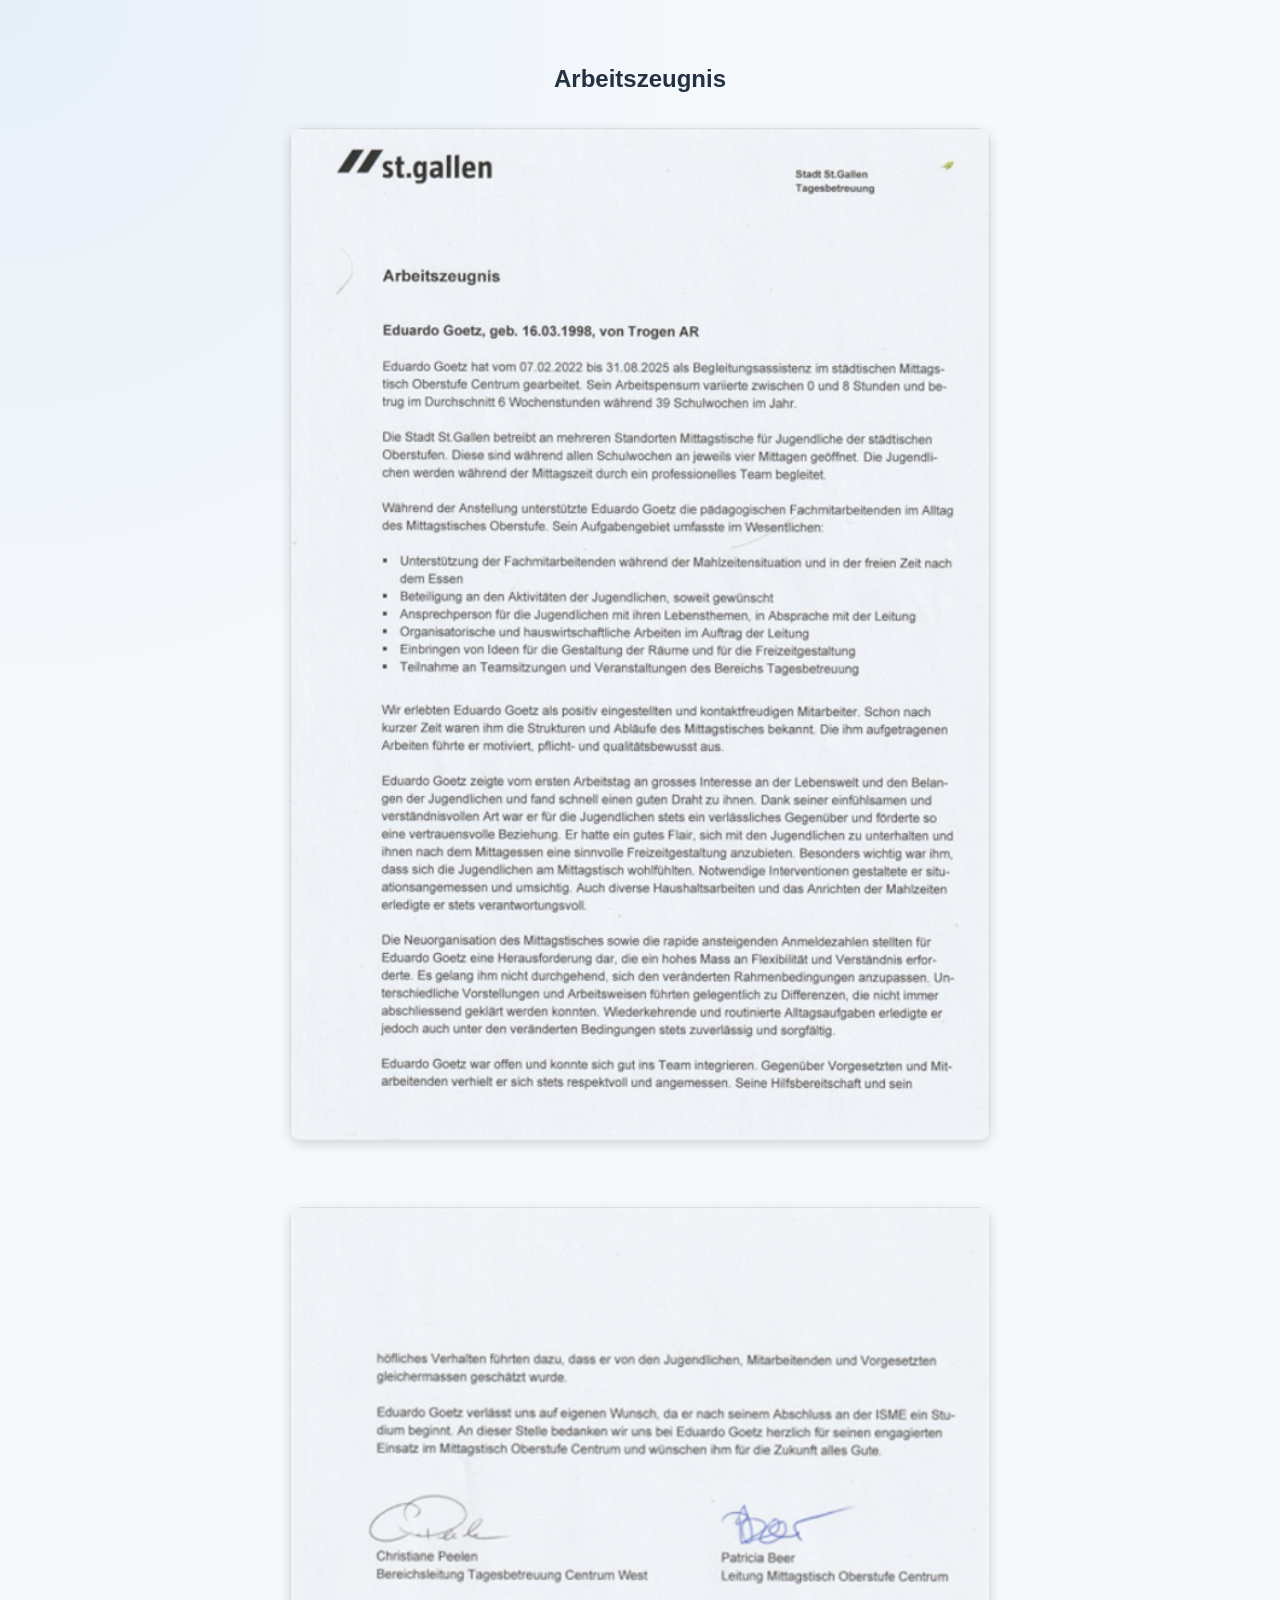
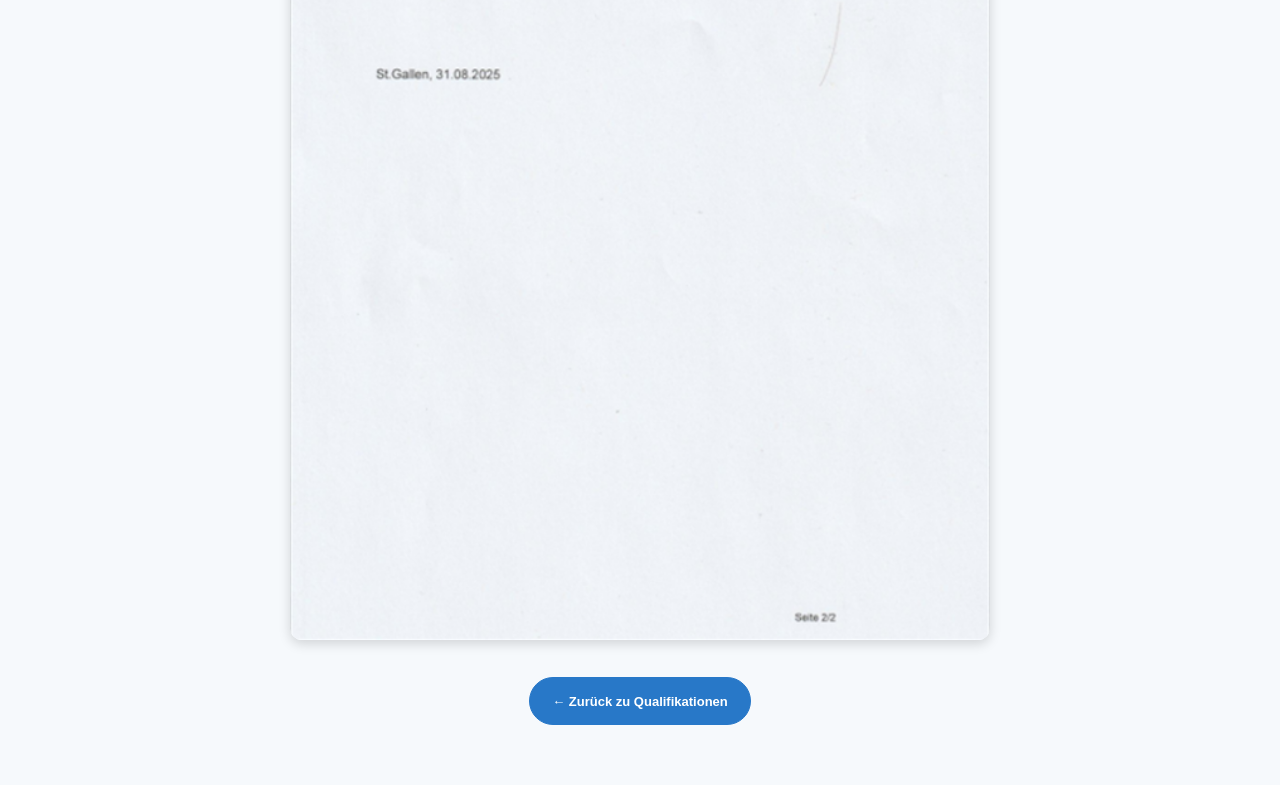
<file: Webseite Nachhilfelehrer/Arbeitszeugnis.html>
<!DOCTYPE html>
<html lang="de">
<head>
    <meta charset="UTF-8">
    <title>Arbeitszeugnis</title>
    <link rel="stylesheet" href="Nachhilfelehrer.css">
    <link rel="stylesheet" href="Arbeitszeugnis.css">
</head>

<body>

<section class="qualification-detail">

    <h1>Arbeitszeugnis</h1>

    <img src="Arbeitszeugnis.png" alt="Arbeitszeugnis" class="qualification-image">
<img src="Arbeitszeugnis 2.png" alt="Arbeitszeugnis" class="qualification-image">


    <a href="Nachhilfelehrer.html#qualifikationen" class="back-button">
        ← Zurück zu Qualifikationen
    </a>

</section>

</body>
</html>
</file>
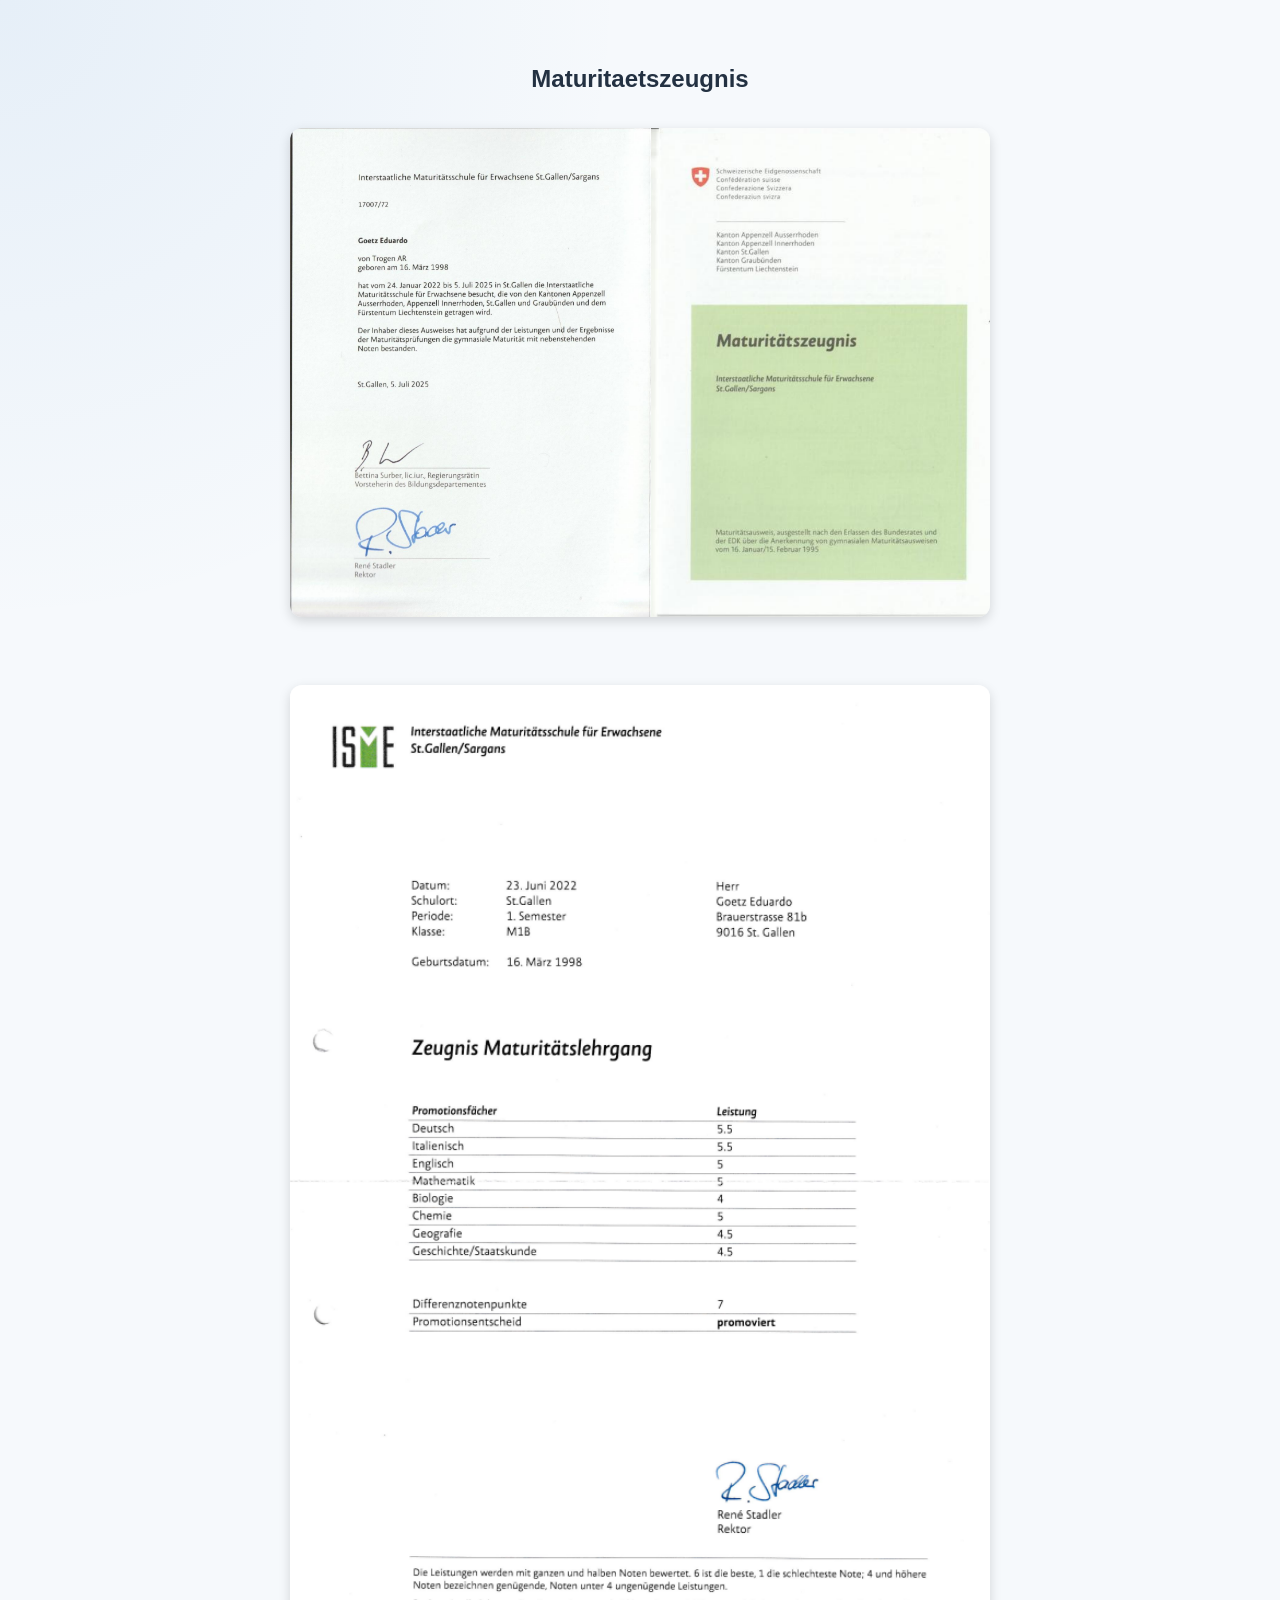
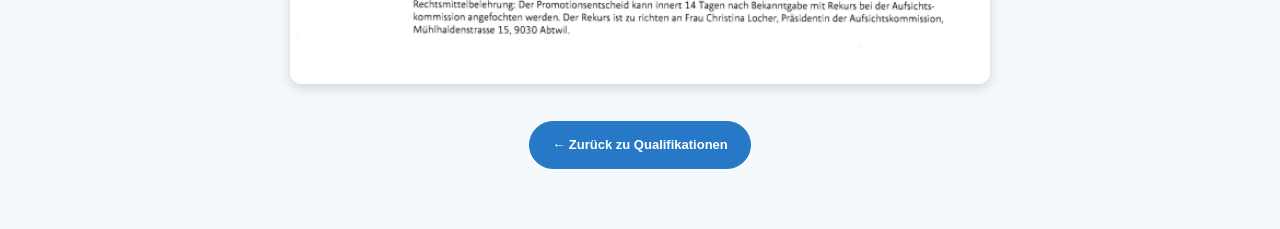
<file: Webseite Nachhilfelehrer/maturitaet.html>
<!DOCTYPE html>
<html lang="de">
<head>
    <meta charset="UTF-8">
    <title>Arbeitszeugnis</title>
    <link rel="stylesheet" href="Nachhilfelehrer.css">
    
</head>

<body>

<section class="qualification-detail">

    <h1>Maturitaetszeugnis</h1>

    <img src="Maturitaet.png" alt="Arbeitszeugnis" class="qualification-image">
<img src="Maturitaet%202.png" alt="Arbeitszeugnis" class="qualification-image">


    <a href="Nachhilfelehrer.html#qualifikationen" class="back-button">
        ← Zurück zu Qualifikationen
    </a>

</section>

</body>
</html>
</file>
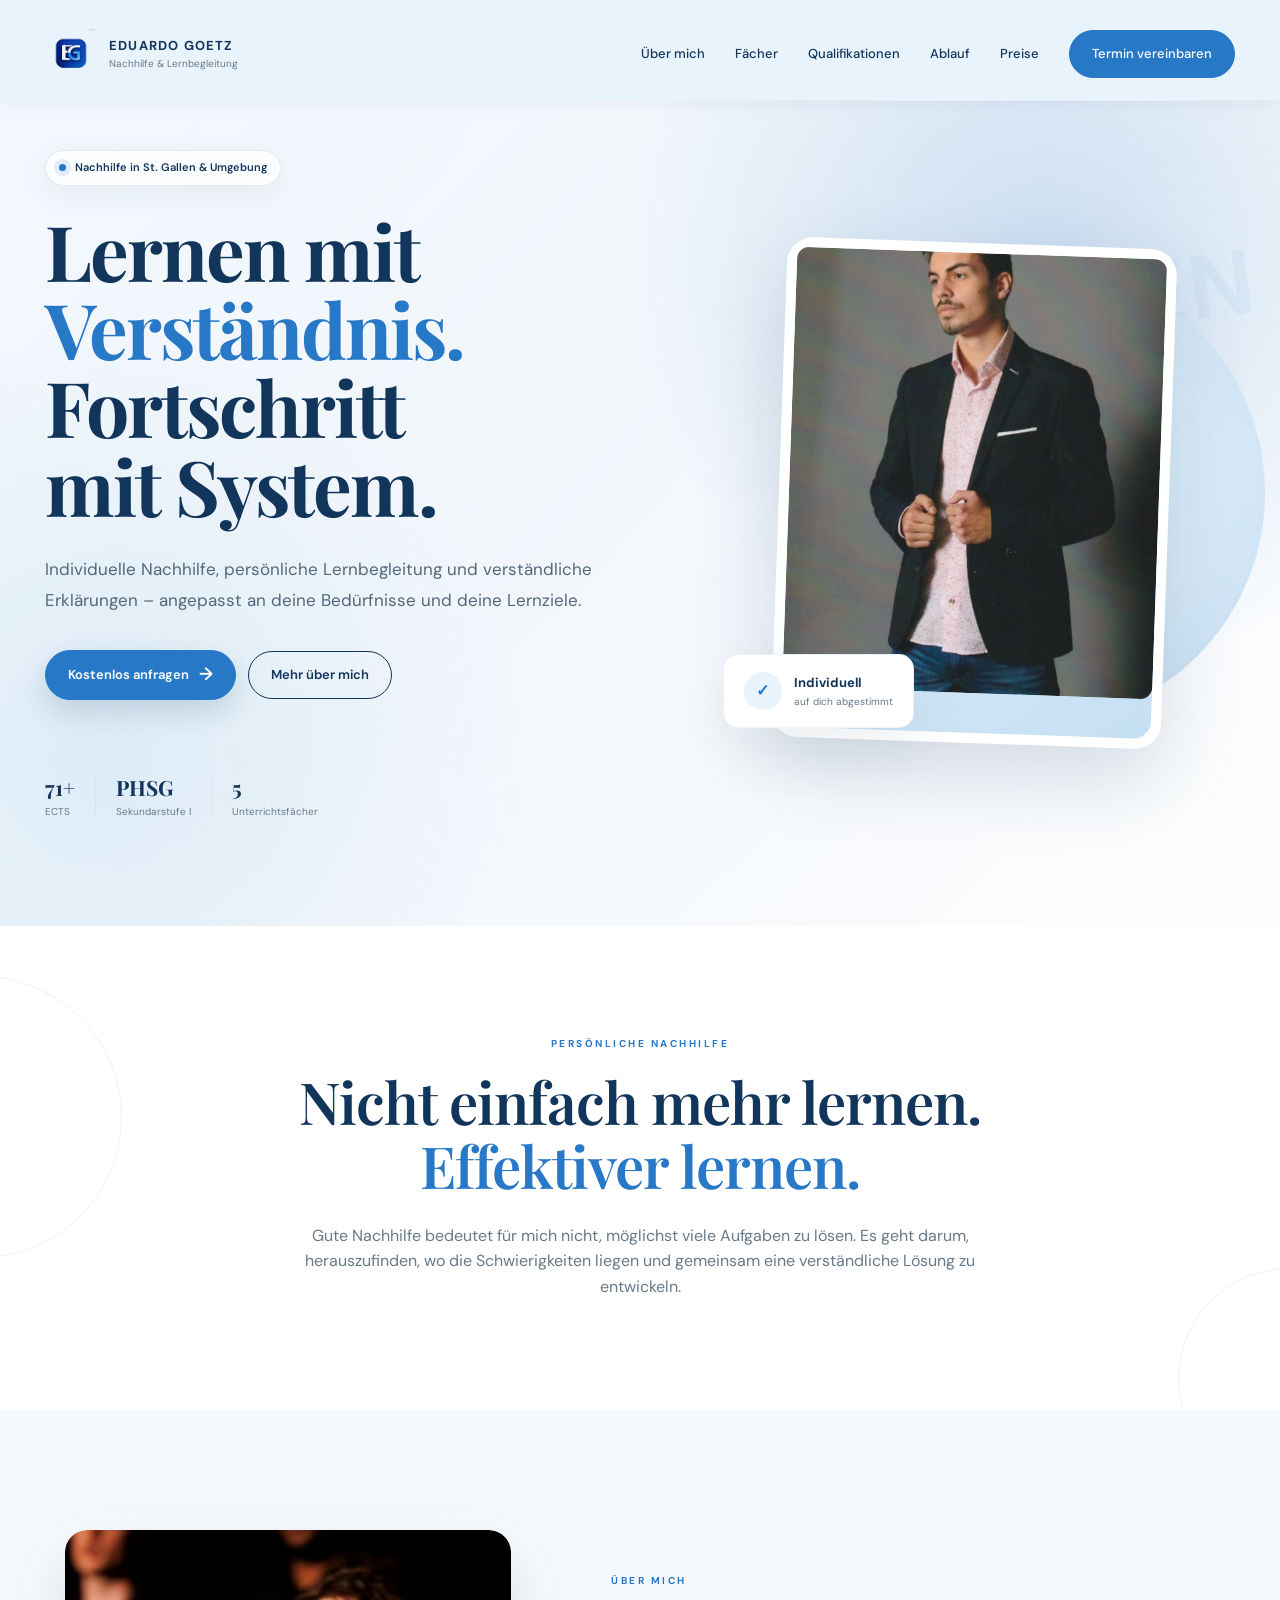
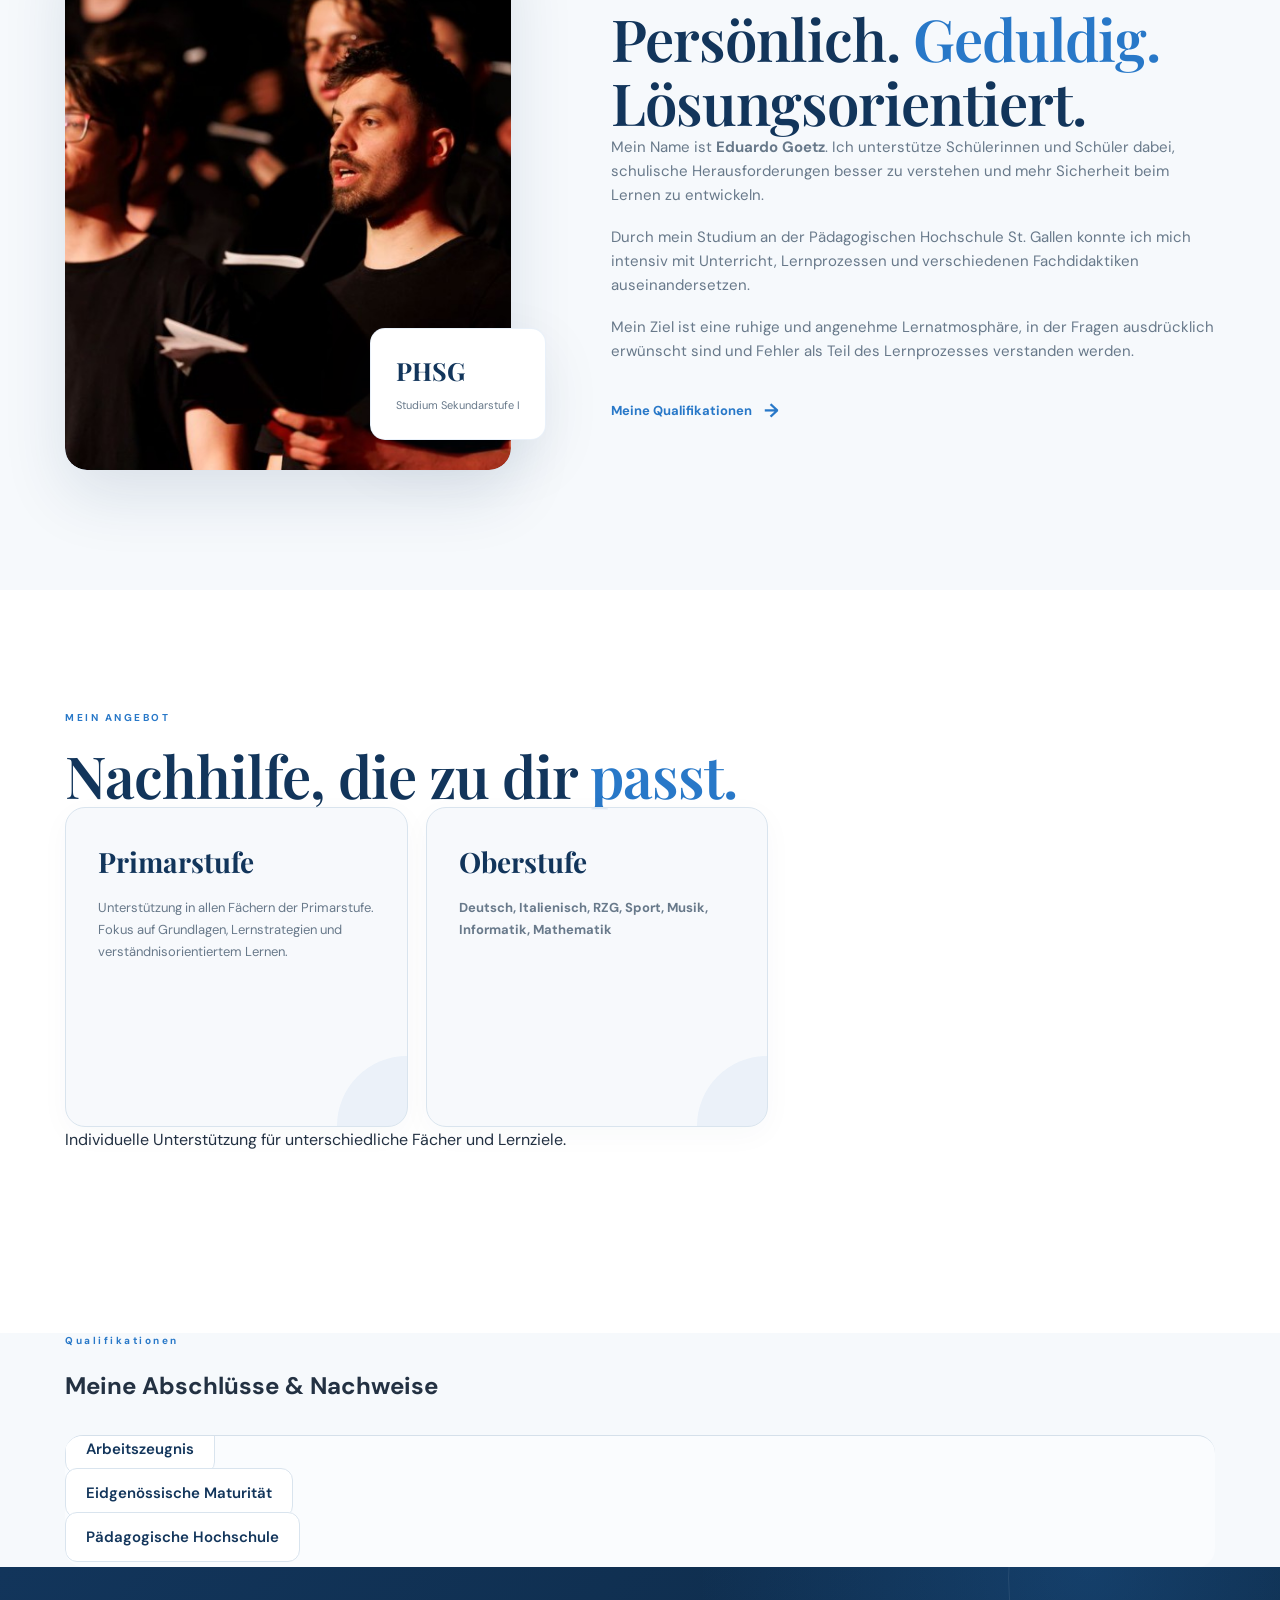
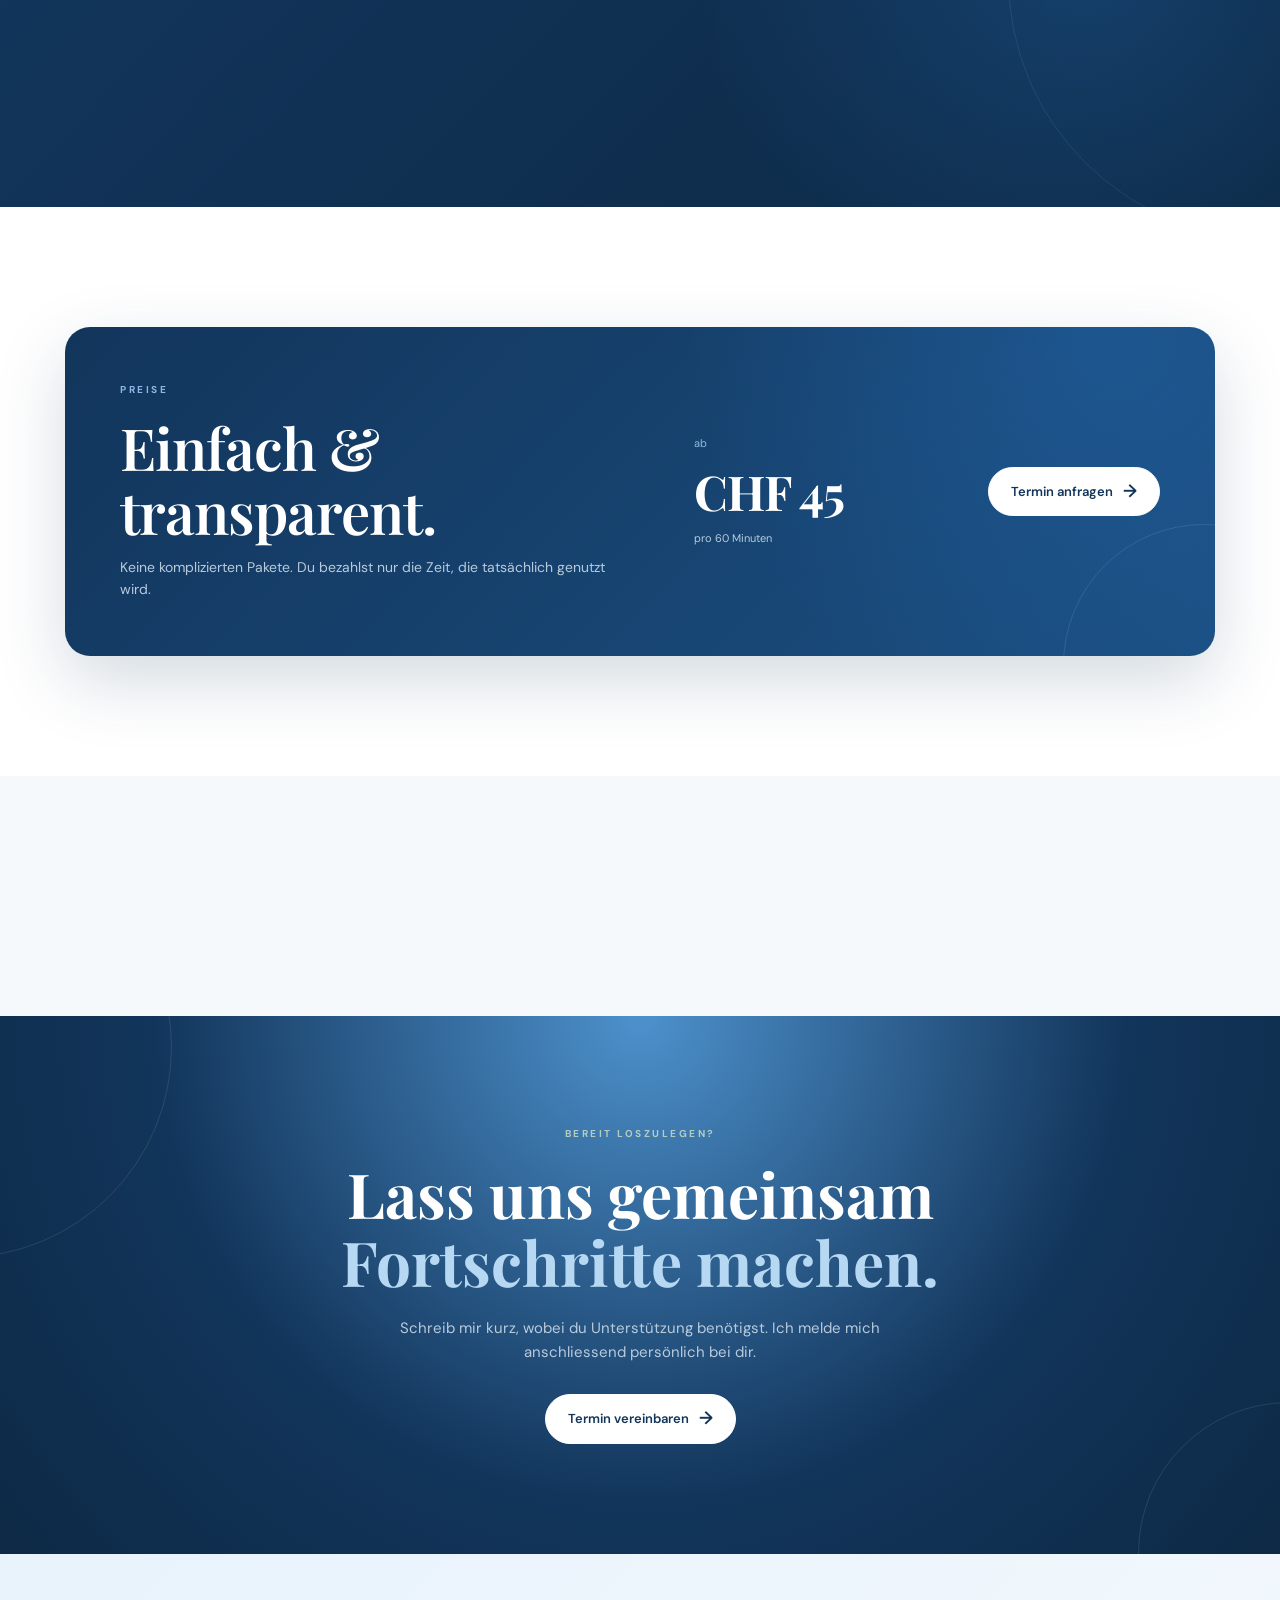
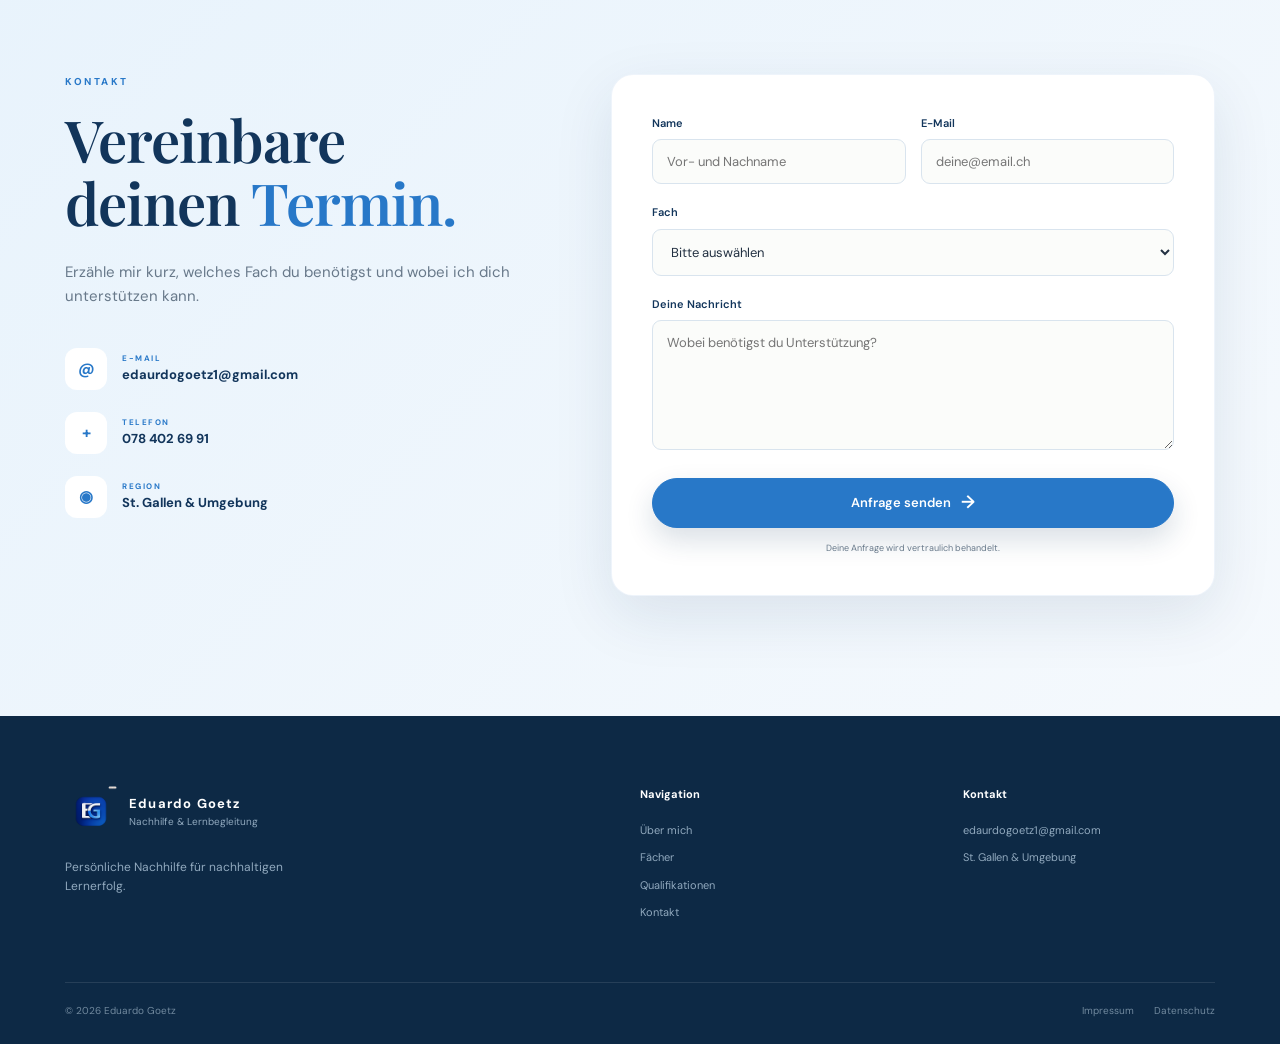
<file: Webseite Nachhilfelehrer/Nachhilfelehrer(copy 1).html>
<!DOCTYPE html>
<html lang="de">
<head>
    <meta charset="UTF-8">
    <meta name="viewport" content="width=device-width, initial-scale=1.0">

    <title>Eduardo Goetz | Persönliche Nachhilfe in St. Gallen</title>

    <meta name="description"
          content="Professionelle und persönliche Nachhilfe in St. Gallen und Umgebung. Individuelle Lernbegleitung für Schülerinnen und Schüler.">

    <link rel="stylesheet" href="Nachhilfelehrer.css">
    <link rel="preconnect" href="https://fonts.googleapis.com">
    <link rel="preconnect" href="https://fonts.gstatic.com" crossorigin>

    <link href="https://fonts.googleapis.com/css2?family=DM+Sans:wght@400;500;600;700&family=Playfair+Display:wght@500;600;700&display=swap"
          rel="stylesheet">
</head>


<body>


<!-- ==============================
     NAVIGATION
================================ -->

<header class="header" id="header">

    <nav class="navbar">

<a href="#start" class="brand">

    <img src="Logo.png" alt="Logo Nachhilfe" class="logo">

            <div>
                <strong>EDUARDO GOETZ</strong>
                <span>Nachhilfe & Lernbegleitung</span>
            </div>

        </a>


        <div class="nav-links" id="navLinks">

            <a href="#ueber-mich">Über mich</a>

            <a href="#faecher">Fächer</a>

            <a href="#qualifikationen">Qualifikationen</a>

            <a href="#ablauf">Ablauf</a>

            <a href="#preise">Preise</a>

            <a href="#kontakt" class="nav-cta">
                Termin vereinbaren
            </a>

        </div>


        <button class="mobile-menu" id="mobileMenu">
            <span></span>
            <span></span>
            <span></span>
        </button>

    </nav>

</header>



<!-- ==============================
     HERO
================================ -->

<section class="hero" id="start">

    <div class="hero-background"></div>

    <div class="hero-container">

        <div class="hero-content">

            <div class="location-badge">
                <span class="status-dot"></span>
                Nachhilfe in St. Gallen & Umgebung
            </div>


            <h1>
                Lernen mit
                <em>Verständnis.</em>
                Fortschritt mit System.
            </h1>


            <p class="hero-description">
                Individuelle Nachhilfe, persönliche Lernbegleitung
                und verständliche Erklärungen – angepasst an deine
                Bedürfnisse und deine Lernziele.
            </p>


            <div class="hero-actions">

                <a href="#kontakt" class="btn btn-dark">
                    Kostenlos anfragen
                    <span>→</span>
                </a>

                <a href="#ueber-mich" class="btn btn-outline">
                    Mehr über mich
                </a>

            </div>


            <div class="hero-trust">

                <div class="trust-item">
                    <strong>71+</strong>
                    <span>ECTS</span>
                </div>

                <div class="trust-line"></div>

                <div class="trust-item">
                    <strong>PHSG</strong>
                    <span>Sekundarstufe I</span>
                </div>

                <div class="trust-line"></div>

                <div class="trust-item">
                    <strong>5</strong>
                    <span>Unterrichtsfächer</span>
                </div>

            </div>

        </div>



        <div class="hero-visual">

            <div class="photo-frame">

                <div class="photo-placeholder">

                    <img src="Portrait 1.jpg" alt="Portrait von Eduardo Goetz" style="width:100%; height:100%; object-fit:cover; border-radius:12px;">

                </div>

            </div>


            <div class="floating-card">

                <div class="floating-icon">
                    ✓
                </div>

                <div>
                    <strong>Individuell</strong>
                    <span>auf dich abgestimmt</span>
                </div>

            </div>


            <div class="decorative-circle"></div>

        </div>

    </div>

</section>



<!-- ==============================
     INTRO
================================ -->

<section class="intro">

    <div class="intro-container">

        <span class="section-eyebrow">
            PERSÖNLICHE NACHHILFE
        </span>

        <h2>
            Nicht einfach mehr lernen.
            <br>
            <span>Effektiver lernen.</span>
        </h2>

        <p>
            Gute Nachhilfe bedeutet für mich nicht,
            möglichst viele Aufgaben zu lösen.
            Es geht darum, herauszufinden, wo die
            Schwierigkeiten liegen und gemeinsam
            eine verständliche Lösung zu entwickeln.
        </p>

    </div>

</section>



<!-- ==============================
     ÜBER MICH
================================ -->

<section class="about section" id="ueber-mich">

    <div class="section-container">

        <div class="about-image">

            <div class="about-photo">
                <img src="Portrait%202.jpg" alt="Portrait von Eduardo Goetz" style="width:100%; height:100%; object-fit:cover; border-radius:22px;">
            </div>

            <div class="experience-card">
                <strong>PHSG</strong>
                <span>Studium Sekundarstufe I</span>
            </div>

        </div>


        <div class="about-content">

            <span class="section-eyebrow">
                ÜBER MICH
            </span>

            <h2>
                Persönlich.
                <span>Geduldig.</span>
                Lösungsorientiert.
            </h2>

            <p>
                Mein Name ist <strong>Eduardo Goetz</strong>.
                Ich unterstütze Schülerinnen und Schüler
                dabei, schulische Herausforderungen besser
                zu verstehen und mehr Sicherheit beim Lernen
                zu entwickeln.
            </p>

            <p>
                Durch mein Studium an der Pädagogischen
                Hochschule St. Gallen konnte ich mich intensiv
                mit Unterricht, Lernprozessen und verschiedenen
                Fachdidaktiken auseinandersetzen.
            </p>

            <p>
                Mein Ziel ist eine ruhige und angenehme
                Lernatmosphäre, in der Fragen ausdrücklich
                erwünscht sind und Fehler als Teil des
                Lernprozesses verstanden werden.
            </p>

            <a href="#Qualifikationen" class="arrow-link">
                Meine Qualifikationen
                <span>→</span>
            </a>

        </div>

    </div>

</section>



<!-- ==============================
     FÄCHER
================================ -->

<section class="subjects section" id="faecher">

    <div class="section-container">

        <div class="section-header">

            <div>

                <span class="section-eyebrow">
                    MEIN ANGEBOT
                </span>

                <h2>
                    Nachhilfe, die zu dir
                    <span>passt.</span>
                </h2>
<p class="section-description">
           
        </p>

        <div class="subject-grid">

            <div class="subject-card">
                <h3>Primarstufe</h3>
                <p>Unterstützung in allen Fächern der Primarstufe. Fokus auf Grundlagen, Lernstrategien und verständnisorientiertem Lernen.</p>
            </div>

            <div class="subject-card">
                <h3>Oberstufe</h3>
                <p><strong>Deutsch, Italienisch, RZG, Sport, Musik, Informatik, Mathematik</strong></p>
            </div>
            </div>

            <p>
                Individuelle Unterstützung für
                unterschiedliche Fächer und Lernziele.
            </p>

        </div>

        <div class="subject-grid">

            <!-- Deine Fächer bleiben unverändert -->
            <!-- (Deutsch, Italienisch, Musik, RZG, Sport, Andere Fächer) -->

        </div>

    </div>

</section>



<!-- ==============================
     Qualifikationen
================================ -->

<section class="qualificationen">
    
    <div class="section-container">

        <span class="section-eyebrow">Qualifikationen</span>
        <h2>Meine Abschlüsse & Nachweise</h2>

<ul class="qualification-list">

    <li>
        <a href="arbeitszeugnis.html" class="qualification-link">Arbeitszeugnis</a>
    </li>

    <li>
        <a href="maturitaet.html" class="qualification-link">Eidgenössische Maturität</a>
    </li>

    <li>
        <a href="phsg.html" class="qualification-link">Pädagogische Hochschule</a>
    </li>

</ul>


    </div>
</section>




<!-- ==============================
     ABLAUF
================================ -->

<section class="process section" id="ablauf">

    <div class="section-container">

        <!-- Ablauf bleibt unverändert -->

    </div>

</section>



<!-- ==============================
     PREISE
================================ -->

<section class="pricing section" id="preise">

    <div class="section-container">

        <div class="pricing-box">

            <div>

                <span class="section-eyebrow">
                    PREISE
                </span>

                <h2>
                    Einfach & transparent.
                </h2>

                <p>
                    Keine komplizierten Pakete.
                    Du bezahlst nur die Zeit,
                    die tatsächlich genutzt wird.
                </p>

            </div>

            <div class="price">
                <span>ab</span>
                <strong>CHF 45</strong>
                <small>pro 60 Minuten</small>
            </div>

            <a href="#kontakt" class="btn btn-light">
                Termin anfragen
                <span>→</span>
            </a>

        </div>

    </div>

</section>



<!-- ==============================
     FAQ
================================ -->

<section class="faq section">

    <div class="section-container">

        <!-- FAQ bleibt unverändert -->

    </div>

</section>



<!-- ==============================
     CTA
================================ -->

<section class="cta">

    <div class="cta-container">

        <span class="section-eyebrow">
            BEREIT LOSZULEGEN?
        </span>

        <h2>
            Lass uns gemeinsam
            <span>Fortschritte machen.</span>
        </h2>

        <p>
            Schreib mir kurz, wobei du Unterstützung
            benötigst. Ich melde mich anschliessend
            persönlich bei dir.
        </p>

        <a href="#kontakt" class="btn btn-light">
            Termin vereinbaren
            <span>→</span>
        </a>

    </div>

</section>



<!-- ==============================
     KONTAKT
================================ -->

<section class="contact section" id="kontakt">

    <div class="section-container">

        <div class="contact-grid">

            <div class="contact-information">

                <span class="section-eyebrow">
                    KONTAKT
                </span>

                <h2>
                    Vereinbare deinen
                    <span>Termin.</span>
                </h2>

                <p>
                    Erzähle mir kurz, welches Fach du
                    benötigst und wobei ich dich
                    unterstützen kann.
                </p>

                <div class="contact-item">
                    <span class="contact-icon">@</span>
                    <div>
                        <small>E-MAIL</small>
                        <strong>edaurdogoetz1@gmail.com</strong>
                    </div>
                </div>

                <div class="contact-item">
                    <span class="contact-icon">+</span>
                    <div>
                        <small>TELEFON</small>
                        <strong>078 402 69 91</strong>
                    </div>
                </div>

                <div class="contact-item">
                    <span class="contact-icon">◉</span>
                    <div>
                        <small>REGION</small>
                        <strong>St. Gallen & Umgebung</strong>
                    </div>
                </div>

            </div>



            <form class="contact-form">

                <div class="form-row">

                    <div class="form-group">
                        <label for="name">Name</label>
                        <input type="text" id="name" placeholder="Vor- und Nachname" required>
                    </div>

                    <div class="form-group">
                        <label for="email">E-Mail</label>
                        <input type="email" id="email" placeholder="deine@email.ch" required>
                    </div>

                </div>

                <div class="form-group">
                    <label for="subject">Fach</label>
                    <select id="subject">
                        <option>Bitte auswählen</option>
                        <option>Deutsch</option>
                        <option>Italienisch</option>
                        <option>Musik</option>
                        <option>RZG</option>
                        <option>Sport</option>
                        <option>Anderes Fach</option>
                    </select>
                </div>

                <div class="form-group">
                    <label for="message">Deine Nachricht</label>
                    <textarea id="message" rows="6" placeholder="Wobei benötigst du Unterstützung?"></textarea>
                </div>

                <button type="submit" class="btn btn-dark submit-button">
                    Anfrage senden
                    <span>→</span>
                </button>

                <small class="form-note">
                    Deine Anfrage wird vertraulich behandelt.
                </small>

            </form>

        </div>

    </div>

</section>



<!-- ==============================
     FOOTER
================================ -->

<footer class="footer">

    <div class="footer-container">

        <div class="footer-brand">

            <div href="#start" class="brand">

    <img src="Logo.png" alt="Logo Nachhilfe" class="logo">

                <div>
                    <strong>Eduardo Goetz</strong>
                    <span>Nachhilfe & Lernbegleitung</span>
                </div>

            </div>

            <p>
                Persönliche Nachhilfe für nachhaltigen Lernerfolg.
            </p>

        </div>

        <div class="footer-column">

            <strong>Navigation</strong>

            <a href="#ueber-mich">Über mich</a>
            <a href="#faecher">Fächer</a>
            <a href="#qualifikationen">Qualifikationen</a>
            <a href="#kontakt">Kontakt</a>

        </div>

        <div class="footer-column">

            <strong>Kontakt</strong>

            <a href="mailto:edaurdogoetz1@gmail.com">
                edaurdogoetz1@gmail.com
            </a>

            <span>St. Gallen & Umgebung</span>

        </div>

    </div>

    <div class="footer-bottom">

        <span>
            © 2026 Eduardo Goetz
        </span>

        <div>
            <a href="#">Impressum</a>
            <a href="#">Datenschutz</a>
        </div>

    </div>

</footer>



<script>

    const mobileMenu = document.getElementById("mobileMenu");
    const navLinks = document.getElementById("navLinks");

    mobileMenu.addEventListener("click", () => {
        navLinks.classList.toggle("active");
        mobileMenu.classList.toggle("active");
    });

    document.querySelectorAll(".nav-links a").forEach(link => {
        link.addEventListener("click", () => {
            navLinks.classList.remove("active");
            mobileMenu.classList.remove("active");
        });
    });

    window.addEventListener("scroll", () => {
        const header = document.getElementById("header");
        if (window.scrollY > 30) {
            header.classList.add("scrolled");
        } else {
            header.classList.remove("scrolled");
        }
    });

</script>


</body>
</html>
</file>
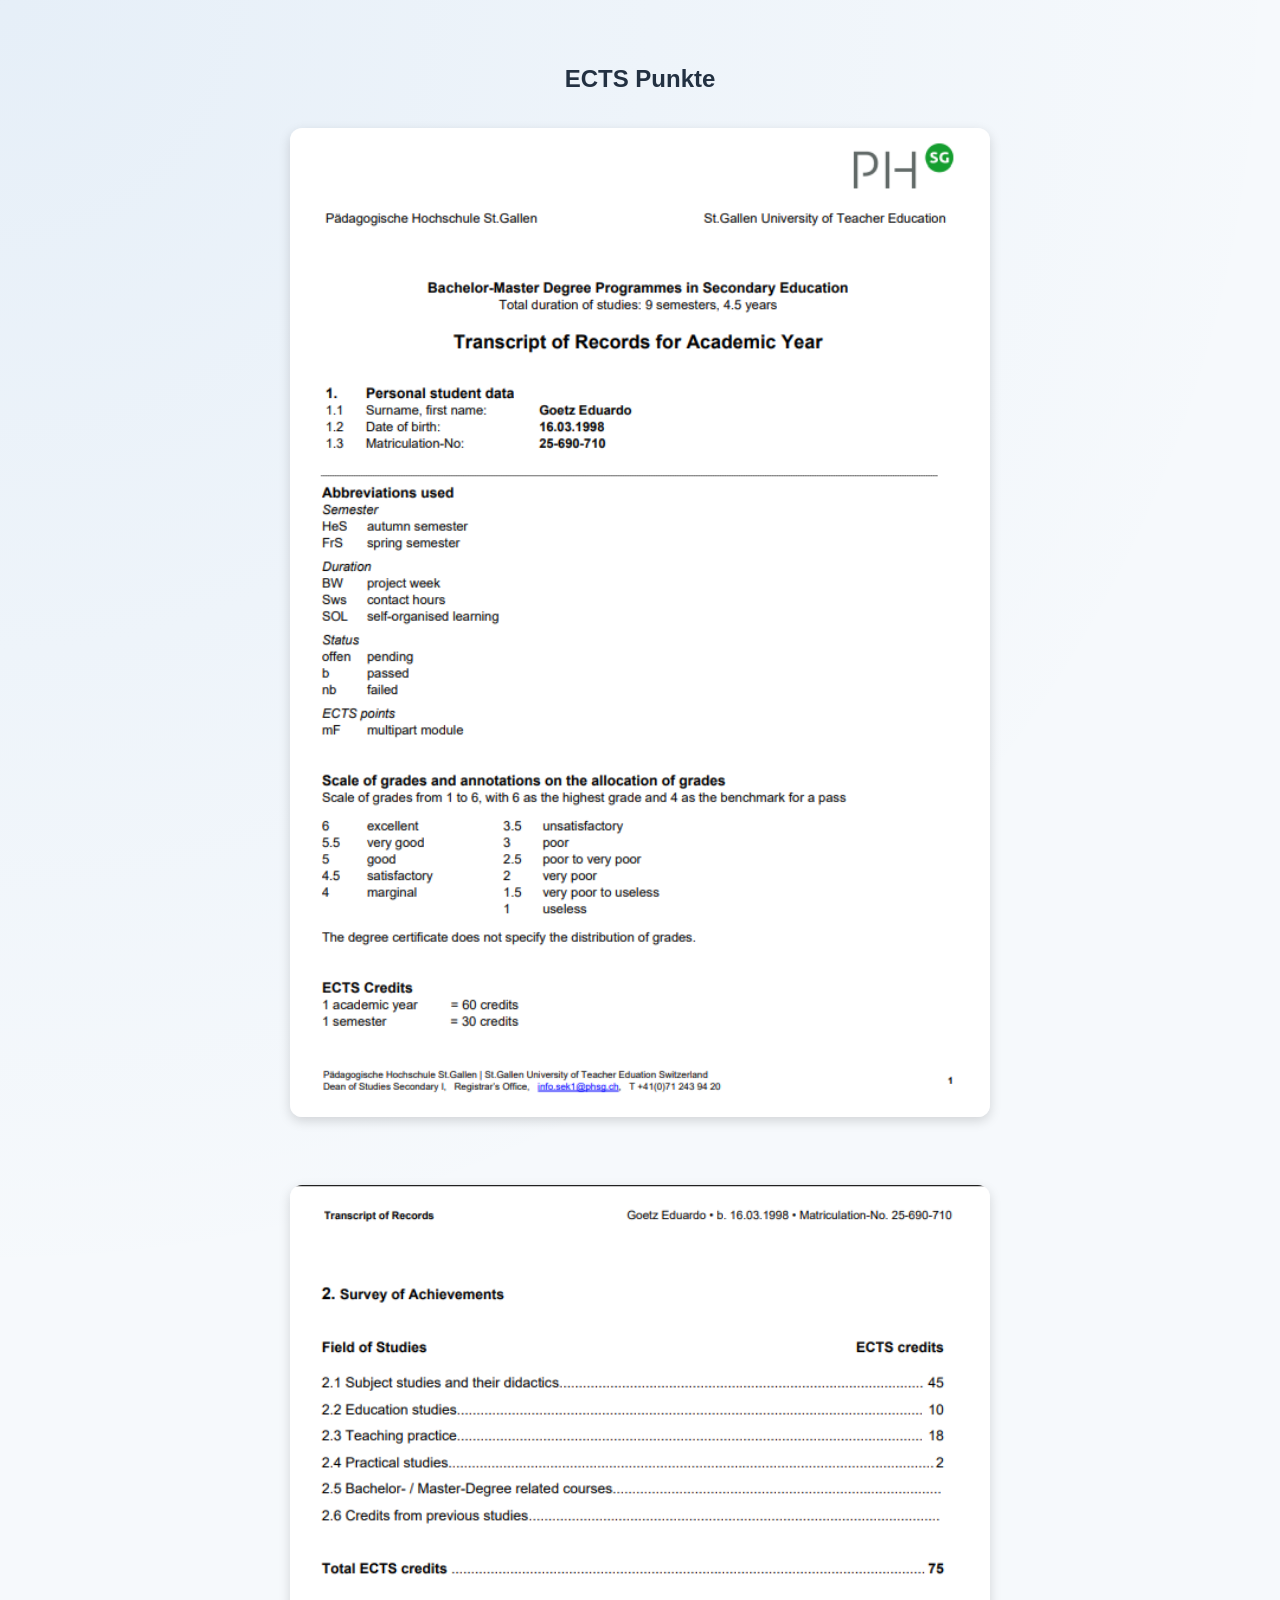
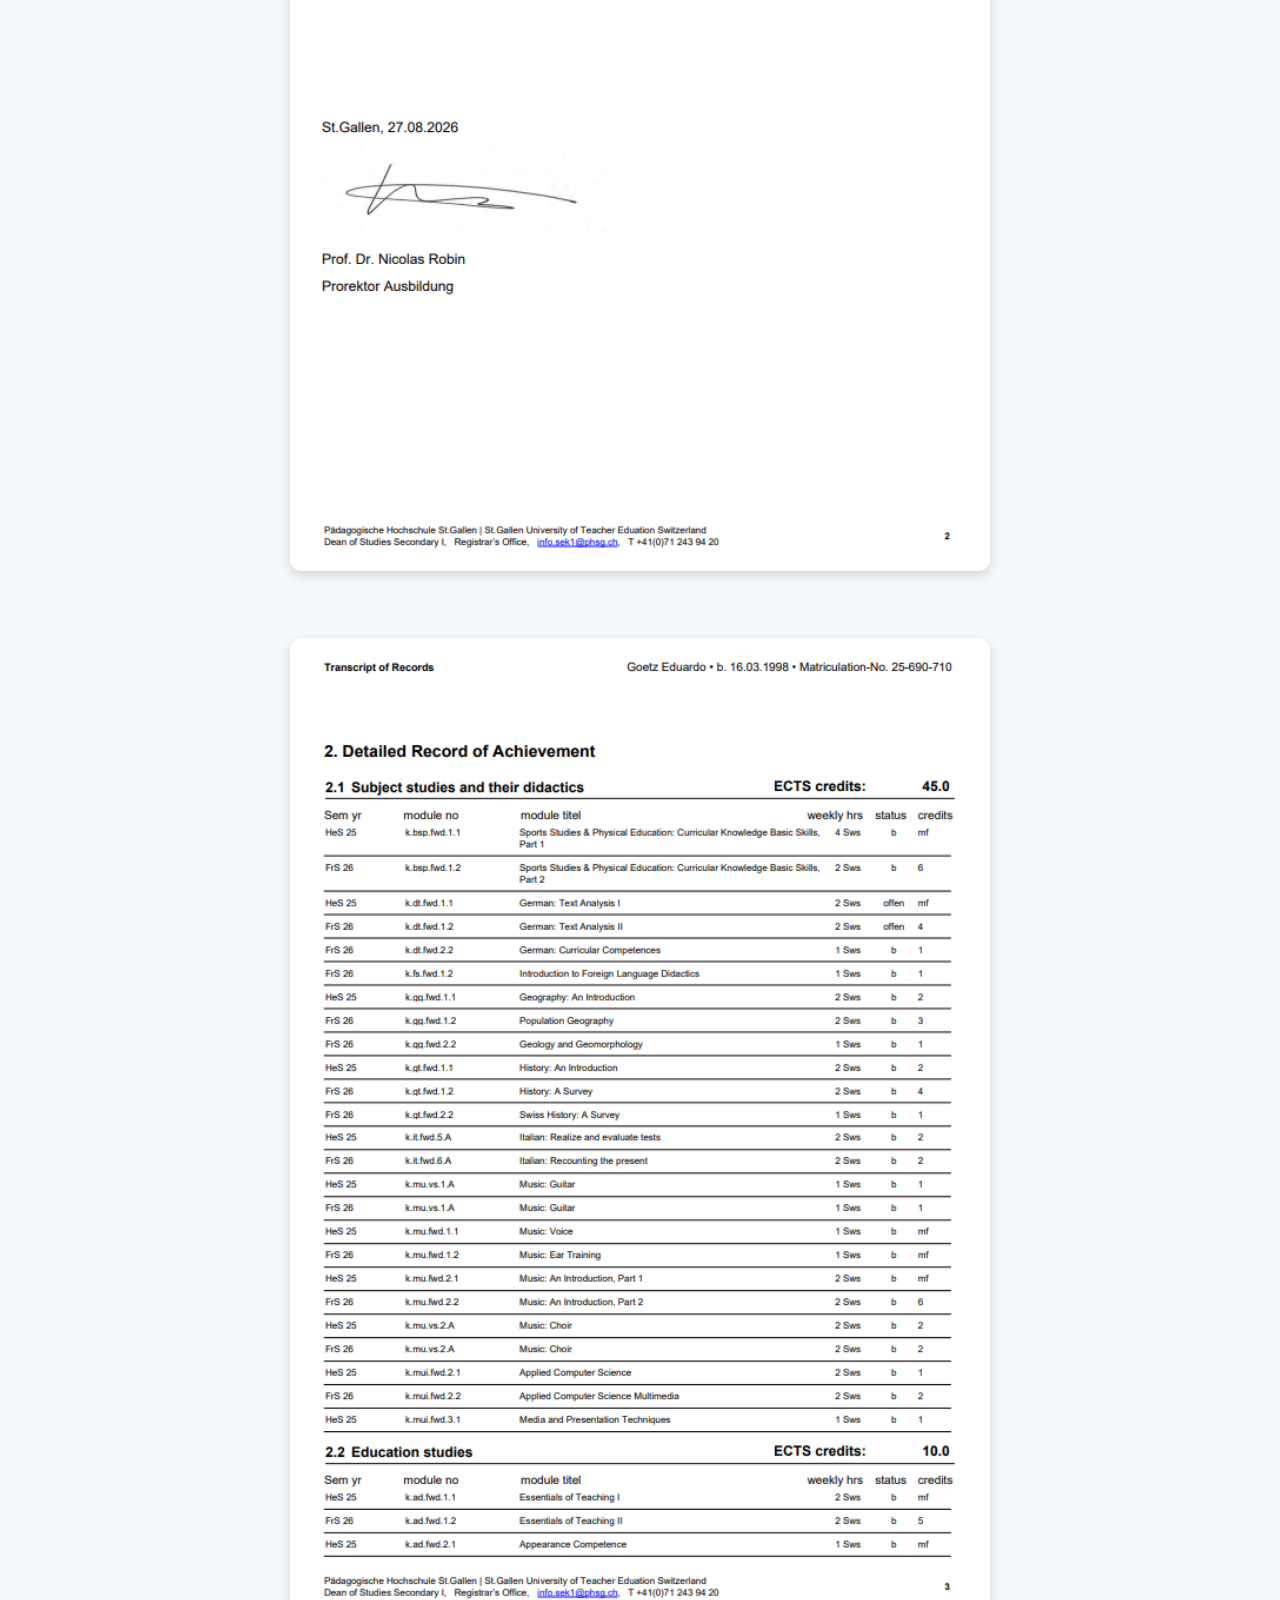
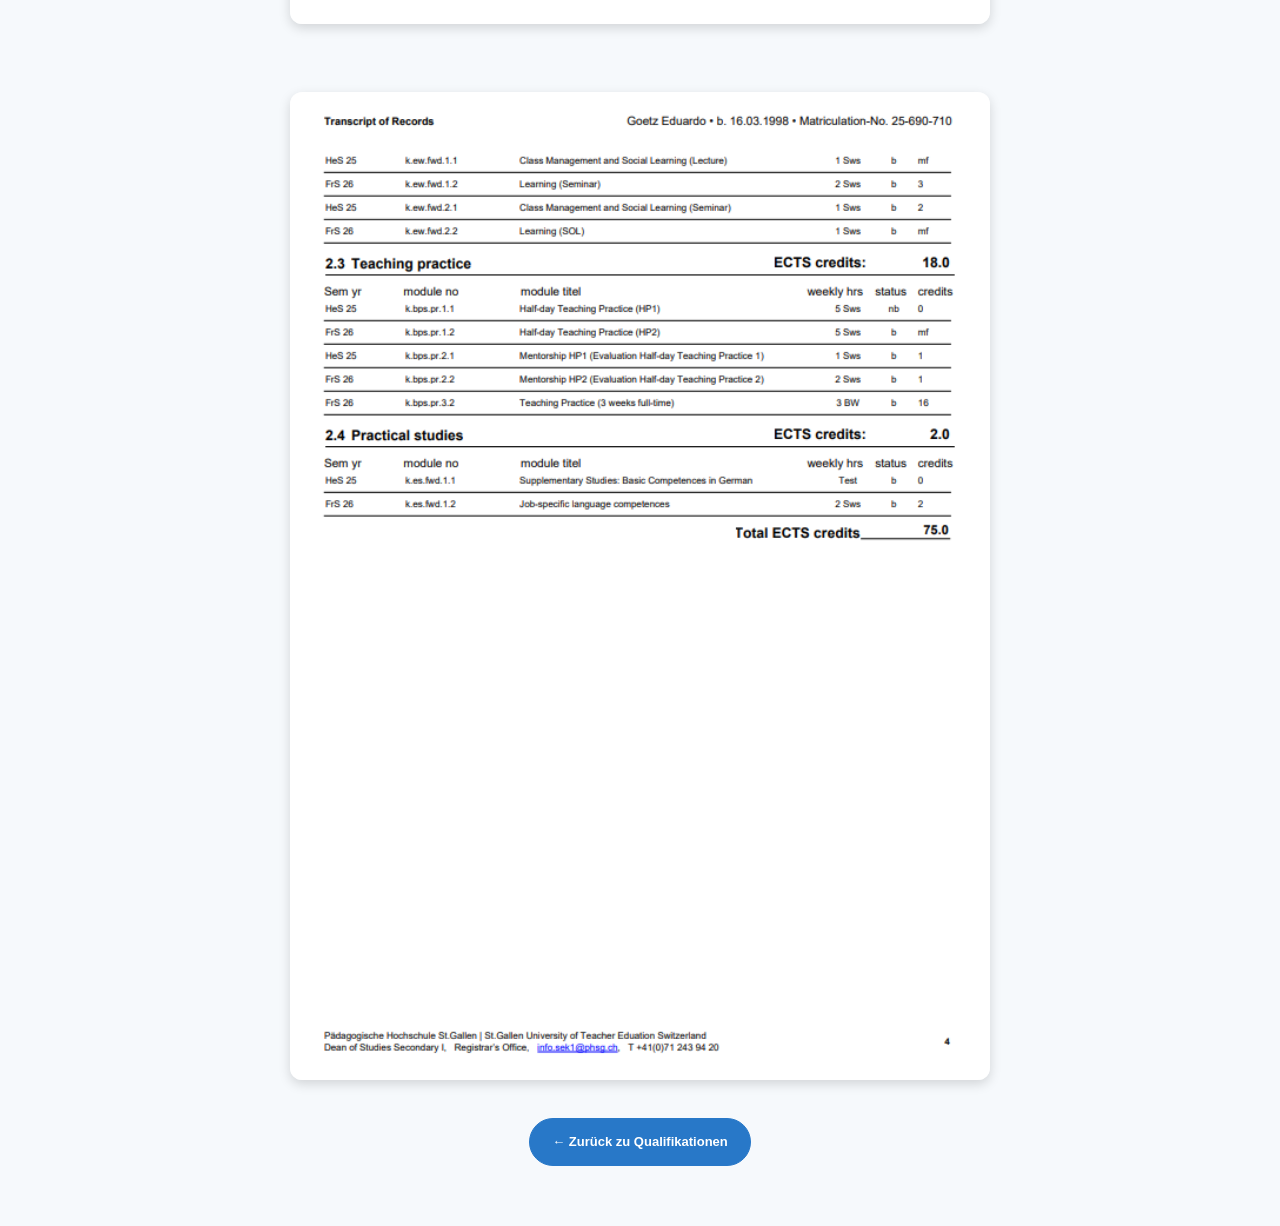
<file: Webseite Nachhilfelehrer/phsg.html>
<!DOCTYPE html>
<html lang="de">
<head>
    <meta charset="UTF-8">
    <title>Arbeitszeugnis</title>
    <link rel="stylesheet" href="Nachhilfelehrer.css">
    
</head>

<body>

<section class="qualification-detail">

    <h1>ECTS Punkte</h1>

    <img src="PHSG.png" alt="ECTS" class="qualification-image">
<img src="PHSG%202.png" alt="ECTS" class="qualification-image">
    <img src="PHSG%203.png" alt="ECTS" class="qualification-image">
<img src="PHSG%204.png" alt="ECTS" class="qualification-image">


    <a href="Nachhilfelehrer.html#qualifikationen" class="back-button">
        ← Zurück zu Qualifikationen
    </a>

</section>

</body>
</html>
</file>
<file: Webseite Nachhilfelehrer/Nachhilfelehrer.css>
:root {
  /* Hauptfarben */
  --primary: #12355B;        /* Dunkles Navyblau */
  --primary-light: #1B4F82;  /* Hellere Navy-Variante */

  /* Akzentfarben */
  --accent: #2878C8;         /* Freundliches, kräftiges Blau */
  --accent-light: #E8F3FC;   /* Sehr helles Blau */
  --accent-soft: #F5F9FD;    /* Ultra-weiches Hintergrundblau */

  /* Hintergrundfarben */
  --background: #F6F9FC;     /* Haupt-Hintergrund */
  --background-alt: #EEF4F9; /* Sektionen-Hintergrund */
  --surface: #ffffff;        /* Karten, Boxen, Formulare */

  /* Textfarben */
  --text: #233142;           /* Haupttext */
  --text-muted: #68798A;     /* Sekundärtext */

  /* Linien & Schatten */
  --border: #D9E4EE;         /* Zartes Blau-Grau */
  --shadow: 0 20px 60px rgba(18, 53, 91, 0.08);

  /* Radius */
  --radius: 20px;
}



/* =====================================================
   RESET
===================================================== */

* {

    margin: 0;
    padding: 0;

    box-sizing: border-box;

}


html {

    scroll-behavior: smooth;

}


body {

    font-family:
        "DM Sans",
        sans-serif;

    background: var(--background);

    color: var(--text);

    line-height: 1.6;

}
a {

    color: inherit;

    text-decoration: none;

}


button,
input,
textarea,
select {

    font-family: inherit;

}


/* =====================================================
   HEADER
===================================================== */

.header {

    position: fixed;

    top: 0;
    left: 0;

    width: 100%;

    z-index: 1000;

    background: #E8F3FC;

    border-bottom: 1px solid #E8EDF3;

    box-shadow:
        0 3px 18px rgba(18, 48, 74, 0.05);

}


.header.scrolled {

background: #ffffff;

    box-shadow:
        0 4px 20px rgba(18, 48, 74, 0.08);

}


.navbar {

    max-width: 1250px;

    height: 92px;

    margin: auto;

    padding: 0 30px;

    display: flex;

    align-items: center;

    justify-content: space-between;

}


.brand {

    display: flex;

    align-items: center;

    gap: 12px;

}


.brand-mark {

    width: 40px;
    height: 40px;

    display: flex;

    align-items: center;
    justify-content: center;

    border-radius: 12px;

    background: var(--primary);

    color: white;

    font-family:
        "Playfair Display",
        serif;

    font-size: 21px;

}


.brand strong {

    display: block;

    color: var(--primary);

    font-size: 13px;

    letter-spacing: 1.5px;

}


.brand span {

    display: block;

    color: var(--text-muted);

    font-size: 10px;

}


.nav-links {

    display: flex;

    align-items: center;

    gap: 30px;

}


.nav-links > a {

    font-size: 13px;

    font-weight: 500;

    color: var(--primary);

    transition: 0.25s;

}


.nav-links > a:hover {

    color: var(--accent);

}


.nav-cta {

    background: var(--primary);

    color: white !important;

    padding: 13px 21px;

    border-radius: 100px;

}


.nav-cta:hover {

    background: var(--accent);

}


.mobile-menu {

    display: none;

    border: 0;

    background: none;

    cursor: pointer;

}


.mobile-menu span {

    display: block;

    width: 25px;

    height: 2px;

    margin: 5px;

    background: var(--primary);

}


/* =====================================================
   HERO
===================================================== */

.hero {

    min-height: 820px;

    position: relative;

    overflow: hidden;

    display: flex;

    align-items: center;

}


.hero-background {

    position: absolute;

    inset: 0;

    background:

        radial-gradient(
            circle at 80% 30%,
            rgba(194, 215, 203, 0.7),
            transparent 35%
        ),

        radial-gradient(
            circle at 10% 80%,
            rgba(236, 228, 205, 0.6),
            transparent 30%
        );

}


.hero-container {

    position: relative;

    width: 100%;

    max-width: 1250px;

    margin: auto;

    padding: 150px 30px 90px;

    display: grid;

    grid-template-columns:
        1.05fr
        0.95fr;

    gap: 90px;

    align-items: center;

}


.location-badge {

    display: inline-flex;

    align-items: center;

    gap: 9px;

    padding: 8px 13px;

    border-radius: 50px;

    background:
        rgba(255,255,255,0.8);

    border:
        1px solid rgba(18,53,91,0.10);

    color: var(--primary);

    font-size: 11px;

    font-weight: 600;

    margin-bottom: 25px;

}


.status-dot {

    width: 7px;
    height: 7px;

    border-radius: 50%;

    background: var(--accent);

}


.hero h1 {

    max-width: 750px;

    font-family:
        "Playfair Display",
        serif;

    color: var(--primary);

    font-size:
        clamp(52px, 6vw, 82px);

    line-height: 1.02;

    letter-spacing: -2px;

    margin-bottom: 30px;

}


.hero h1 em {

    font-style: normal;

    color: var(--accent);

}


.hero-description {

    max-width: 590px;

    font-size: 17px;

    color: var(--text-muted);

    line-height: 1.8;

    margin-bottom: 35px;

}


.hero-actions {

    display: flex;

    align-items: center;

    gap: 12px;

    flex-wrap: wrap;

}


/* =====================================================
   BUTTONS
===================================================== */

.btn {

    display: inline-flex;

    align-items: center;

    justify-content: center;

    gap: 15px;

    padding: 15px 23px;

    border-radius: 100px;

    border: 1px solid transparent;

    font-size: 13px;

    font-weight: 600;

    transition:
        transform 0.25s,
        background 0.25s;

}


.btn span {

    font-size: 18px;

}


.btn:hover {

    transform: translateY(-2px);

}


.btn-dark {

    background: var(--primary);

    color: #12355B;
   border: 1px solid #000;
border-radius: 12px;
}


.btn-dark:hover {

    background: var(--accent);

}


.btn-outline {

    border-color: var(--primary);

    color: var(--primary);

}


.btn-outline:hover {

    background: var(--primary);

    color: white;

}


.btn-light {

    background: white;

    color: var(--primary);

}


.btn-light:hover {

    background: var(--accent-light);

}


/* =====================================================
   HERO TRUST
===================================================== */

.hero-trust {

    display: flex;

    align-items: center;

    gap: 20px;

    margin-top: 55px;

}


.trust-item {

    display: flex;

    flex-direction: column;

}


.trust-item strong {

    color: var(--primary);

    font-family:
        "Playfair Display",
        serif;

    font-size: 21px;

}


.trust-item span {

    color: var(--text-muted);

    font-size: 10px;

}


.trust-line {

    width: 1px;

    height: 35px;

    background: var(--border);

}


/* =====================================================
   HERO IMAGE
===================================================== */

.hero-visual {

    position: relative;

    min-height: 540px;

    display: flex;

    align-items: center;

    justify-content: center;

}


.photo-frame {

    position: relative;

    z-index: 2;

    width: 390px;

    height: 500px;

    padding: 10px;

    background: white;

    box-shadow: var(--shadow);

    transform: rotate(2deg);

}


.photo-placeholder {

    width: 100%;
    height: 100%;

    display: flex;

    align-items: flex-end;

    justify-content: center;

    padding-bottom: 40px;

    background:

        linear-gradient(
            145deg,
            #E4F1FB,
            #C7DFF2
        );

}


.photo-text {

    text-align: center;

    color: var(--primary);

}


.photo-text span {

    display: block;

    font-family:
        "Playfair Display",
        serif;

    font-size: 28px;

}


.photo-text small {

    font-size: 10px;

    color: var(--text-muted);

}


.floating-card {

    position: absolute;

    z-index: 5;

    bottom: 35px;

    left: 10px;

    display: flex;

    align-items: center;

    gap: 12px;

    padding: 17px 20px;

    background: white;

    border-radius: 15px;

    box-shadow: var(--shadow);

}


.floating-icon {

    width: 38px;
    height: 38px;

    display: flex;

    align-items: center;
    justify-content: center;

    border-radius: 50%;

    background: var(--accent-light);

    color: var(--accent);

    font-weight: 700;

}


.floating-card strong {

    display: block;

    font-size: 13px;

    color: var(--primary);

}


.floating-card span {

    display: block;

    color: var(--text-muted);

    font-size: 10px;

}


.decorative-circle {

    position: absolute;

    width: 460px;
    height: 460px;

    border-radius: 50%;

    background: var(--accent-light);

    right: -30px;

    z-index: 1;

}


/* =====================================================
   GENERAL SECTIONS
===================================================== */

.section {

    padding: 120px 30px;

}


.section-container {

    max-width: 1150px;

    margin: auto;

}


.section-eyebrow {

    display: block;

    color: var(--accent);

    font-size: 10px;

    letter-spacing: 2.5px;

    font-weight: 700;

    margin-bottom: 18px;

}


.section-header {

    display: flex;

    justify-content: space-between;

    align-items: end;

    gap: 50px;

    margin-bottom: 60px;

}


.section-header h2,
.about-content h2,
.process-title h2,
.pricing-box h2,
.contact-information h2 {

    font-family:
        "Playfair Display",
        serif;

    color: var(--primary);

    font-size:
        clamp(40px, 5vw, 58px);

    line-height: 1.1;

    letter-spacing: -1px;

}


.section-header h2 span,
.about-content h2 span,
.process-title h2 span,
.contact-information h2 span {

    color: var(--accent);

}


.section-header > p {

    max-width: 350px;

    color: var(--text-muted);

    font-size: 14px;

}


/* =====================================================
   INTRO
===================================================== */

.intro {

    padding: 110px 30px;

    background: white;

    text-align: center;

}


.intro-container {

    max-width: 750px;

    margin: auto;

}


.intro h2 {

    font-family:
        "Playfair Display",
        serif;

    color: var(--primary);

    font-size:
        clamp(38px, 5vw, 56px);

    line-height: 1.15;

    margin-bottom: 25px;

}


.intro h2 span {

    color: var(--accent);

}


.intro p {

    color: var(--text-muted);

    font-size: 16px;

}


/* =====================================================
   ABOUT
===================================================== */

.about {

    background: var(--background);

}


.about .section-container {

    display: grid;

    grid-template-columns:
        0.85fr
        1.15fr;

    gap: 100px;

    align-items: center;

}


.about-image {

    position: relative;

}


.about-photo {

    height: 540px;

    display: flex;

    align-items: center;

    justify-content: center;

    border-radius: 22px;

    background:
        linear-gradient(
            145deg,
            #E2F0FA,
            #C5DDF0
        );

    font-family:
        "Playfair Display",
        serif;

    color: var(--accent);

    font-size: 25px;

}


.experience-card {

    position: absolute;

    bottom: 30px;

    right: -35px;

    padding: 22px 25px;

    background: white;

    border-radius: 15px;

    box-shadow: var(--shadow);

}


.experience-card strong {

    display: block;

    color: var(--primary);

    font-family:
        "Playfair Display",
        serif;

    font-size: 25px;

}


.experience-card span {

    color: var(--text-muted);

    font-size: 11px;

}


.about-content p {

    color: var(--text-muted);

    font-size: 15px;

    margin-bottom: 18px;

}


.arrow-link {

    display: inline-flex;

    gap: 12px;

    align-items: center;

    color: var(--accent);

    font-weight: 700;

    font-size: 13px;

    margin-top: 15px;
button:hover {
    border: 2px solid #1a1f36;
}

   
}


.arrow-link span {

    font-size: 19px;

}


/* =====================================================
   SUBJECTS
===================================================== */

.subjects {

    background: white;

}


.subject-grid {

    display: grid;

    grid-template-columns:
        repeat(3, 1fr);

    gap: 18px;

}


.subject-card {

    position: relative;

    min-height: 330px;

    padding: 32px;

    border: 1px solid var(--border);

    border-radius: var(--radius);

    background: var(--background);

    transition: 0.3s;

}


.subject-card:hover {

    transform: translateY(-6px);

    box-shadow: var(--shadow);

}


.subject-card.featured {

    background: var(--primary);

    color: white;

}


.subject-number {

    position: absolute;

    top: 25px;

    right: 28px;

    font-size: 11px;

    color: var(--text-muted);

}


.featured .subject-number {

    color: #8CB9E6;

}


.subject-icon {

    width: 52px;
    height: 52px;

    display: flex;

    align-items: center;
    justify-content: center;

    border-radius: 14px;

    background: var(--accent-light);

    color: var(--accent);

    font-weight: 700;

    font-size: 11px;

    margin-bottom: 55px;

}


.featured .subject-icon {

    background:
        rgba(255,255,255,0.1);

}


.subject-card h3 {

    font-family:
        "Playfair Display",
        serif;

    font-size: 28px;

    color: var(--primary);

    margin-bottom: 12px;

}


.featured h3 {

    color: white;

}


.subject-card p {

    color: var(--text-muted);

    font-size: 13px;

    line-height: 1.7;

    margin-bottom: 25px;

}


.featured p {

    color: #B8CBDC;

}


.subject-card a {

    position: absolute;

    bottom: 28px;

    color: var(--accent);

    font-size: 12px;

    font-weight: 700;

}


.featured a {

    color: #B7D8F3;

}


/* =====================================================
   QUALIFICATIONS
===================================================== */

.qualifications {

    background: var(--background-alt);

}


.qualification-list {

    border-top: 1px solid #D5E0EA;

}


.qualification {

    display: grid;

    grid-template-columns:
        80px
        1fr
        40px;

    align-items: center;

    gap: 30px;

    padding: 32px 10px;

    border-bottom:
        1px solid #D5E0EA;

    transition: 0.25s;

}


.qualification:hover {

    padding-left: 20px;

}


.qualification-year {

    color: var(--accent);

    font-size: 12px;

    font-weight: 700;

}


.qualification-main > span {

    color: var(--accent);

    font-size: 9px;

    letter-spacing: 2px;

    font-weight: 700;

}


.qualification-main h3 {

    font-family:
        "Playfair Display",
        serif;

    font-size: 26px;

    color: var(--primary);

    margin: 5px 0;

}


.qualification-main p {

    color: var(--text-muted);

    font-size: 13px;

}


.qualification-arrow {

    color: var(--accent);

    font-size: 20px;

}


/* =====================================================
   PROCESS
===================================================== */

.process {

    background: var(--primary);

    color: white;

}


.process-title {

    margin-bottom: 60px;

}


.process-title h2 {

    color: white;

}


.process-grid {

    display: grid;

    grid-template-columns:
        repeat(3, 1fr);

    gap: 25px;

}


.process-card {

    padding: 35px;

    min-height: 230px;

    border-top:
        1px solid rgba(255,255,255,0.2);

}


.process-number {

    color: #8CB9E6;

    font-size: 11px;

    font-weight: 700;

}


.process-card h3 {

    font-family:
        "Playfair Display",
        serif;

    font-size: 27px;

    margin: 35px 0 12px;

}


.process-card p {

    color: #B8CBDC;

    font-size: 14px;

}


/* =====================================================
   PRICING
===================================================== */

.pricing {

    background: white;

}


.pricing-box {

    display: grid;

    grid-template-columns:
        1.5fr
        0.7fr
        auto;

    align-items: center;

    gap: 50px;

    padding: 55px;

    border-radius: 25px;

    background: var(--primary);

}


.pricing-box h2 {

    color: white;

    font-size: 42px;

    margin-bottom: 12px;

}


.pricing-box p {

    max-width: 500px;

    color: #B8CBDC;

    font-size: 14px;

}


.pricing-box .section-eyebrow {

    color: #8CB9E6;

}


.price {

    display: flex;

    flex-direction: column;

}


.price span {

    color: #8CB9E6;

    font-size: 11px;

}


.price strong {

    color: white;

    font-family:
        "Playfair Display",
        serif;

    font-size: 48px;

}


.price small {

    color: #B8CBDC;

    font-size: 11px;

}


/* =====================================================
   FAQ
===================================================== */

.faq {

    background: var(--background);

}


.faq-list {

    max-width: 850px;

}


.faq details {

    border-top:
        1px solid var(--border);

}


.faq details:last-child {

    border-bottom:
        1px solid var(--border);

}


.faq summary {

    list-style: none;

    display: flex;

    align-items: center;

    justify-content: space-between;

    padding: 25px 5px;

    cursor: pointer;

    color: var(--primary);

    font-weight: 600;

}


.faq summary::-webkit-details-marker {

    display: none;

}


.faq summary span {

    color: var(--accent);

    font-size: 22px;

}


.faq details p {

    color: var(--text-muted);

    font-size: 14px;

    max-width: 700px;

    padding:
        0 30px 25px 5px;

}


/* =====================================================
   CTA
===================================================== */

.cta {

    padding: 110px 30px;

    background:
        radial-gradient(
            circle at 50% 0%,
            #4D91CC,
            var(--primary) 55%
        );

    text-align: center;

}


.cta-container {

    max-width: 750px;

    margin: auto;

}


.cta .section-eyebrow {

    color: #b3cec0;

}


.cta h2 {

    font-family:
        "Playfair Display",
        serif;

    color: white;

    font-size:
        clamp(42px, 5vw, 62px);

    line-height: 1.1;

    margin-bottom: 20px;

}


.cta h2 span {

    color: #B7D8F3;

}


.cta p {

    max-width: 550px;

    margin: 0 auto 30px;

    color: #B8CBDC;

    font-size: 15px;

}


/* =====================================================
   CONTACT
===================================================== */

.contact {

    background: var(--accent-light);

}


.contact-grid {

    display: grid;

    grid-template-columns:
        0.85fr
        1.15fr;

    gap: 100px;

}


.contact-information > p {

    color: var(--text-muted);

    font-size: 15px;

    max-width: 450px;

    margin:
        25px 0 40px;

}


.contact-item {

    display: flex;

    align-items: center;

    gap: 15px;

    margin-bottom: 22px;

}


.contact-icon {

    width: 42px;
    height: 42px;

    display: flex;

    align-items: center;
    justify-content: center;

    border-radius: 12px;

    background: white;

    color: var(--accent);

    font-weight: 700;

}


.contact-item small {

    display: block;

    color: var(--accent);

    font-size: 8px;

    letter-spacing: 1.5px;

    font-weight: 700;

}


.contact-item strong {

    display: block;

    color: var(--primary);

    font-size: 13px;

}


.contact-form {

    background: white;

    padding: 40px;

    border-radius: 22px;

    box-shadow: var(--shadow);

}


.form-row {

    display: grid;

    grid-template-columns:
        1fr 1fr;

    gap: 15px;

}


.form-group {

    margin-bottom: 20px;

}


.form-group label {

    display: block;

    color: var(--primary);

    font-size: 11px;

    font-weight: 600;

    margin-bottom: 7px;

}


.form-group input,
.form-group select,
.form-group textarea {

    width: 100%;

    padding: 13px 14px;

    border:
        1px solid var(--border);

    border-radius: 9px;

    background: #fbfcfa;

    color: var(--text);

    outline: none;

    font-size: 13px;

}


.form-group input:focus,
.form-group select:focus,
.form-group textarea:focus {

    border-color: var(--accent);

}


.form-group textarea {

    resize: vertical;

}


.submit-button {

    width: 100%;

    border: none;

}


.form-note {

    display: block;

    text-align: center;

    color: var(--text-muted);

    font-size: 9px;

    margin-top: 13px;

}


/* =====================================================
   FOOTER
===================================================== */

.footer {

    background: #0D2945;

    color: white;

    padding:
        70px 30px 25px;

}


.footer-container {

    max-width: 1150px;

    margin: auto;

    display: grid;

    grid-template-columns:
        2fr 1fr 1fr;

    gap: 70px;

    padding-bottom: 60px;

}


.footer .brand strong {

    color: white;

}


.footer .brand span {

    color: #91A9BE;

}


.footer-brand p {

    max-width: 280px;

    color: #91A9BE;

    font-size: 12px;

    margin-top: 20px;

}


.footer-column {

    display: flex;

    flex-direction: column;

    gap: 10px;

}


.footer-column strong {

    font-size: 11px;

    color: white;

    margin-bottom: 8px;

}


.footer-column a,
.footer-column span {

    color: #91A9BE;

    font-size: 11px;

}


.footer-column a:hover {

    color: white;

}


.footer-bottom {

    max-width: 1150px;

    margin: auto;

    padding-top: 20px;

    border-top:
        1px solid rgba(255,255,255,0.1);

    display: flex;

    justify-content: space-between;

    color: #71899E;

    font-size: 10px;

}


.footer-bottom div {

    display: flex;

    gap: 20px;

}


/* =====================================================
   MOBILE
===================================================== */

@media (max-width: 950px) {


    .nav-links {

        position: absolute;

        top: 92px;

        left: 0;

        width: 100%;

        display: none;

        flex-direction: column;

        align-items: flex-start;

        gap: 20px;

        padding: 30px;

        background: var(--background);

        box-shadow: var(--shadow);

    }


    .nav-links.active {

        display: flex;

    }


    .mobile-menu {

        display: block;

    }


    .hero-container {

        grid-template-columns: 1fr;

        gap: 60px;

    }


    .hero {

        min-height: auto;

    }


    .hero-visual {

        min-height: 500px;

    }


    .about .section-container {

        grid-template-columns: 1fr;

    }


    .about-image {

        max-width: 500px;

    }


    .subject-grid {

        grid-template-columns:
            repeat(2, 1fr);

    }


    .pricing-box {

        grid-template-columns: 1fr;

    }


    .contact-grid {

        grid-template-columns: 1fr;

    }

}


@media (max-width: 650px) {


    .navbar {

        height: 75px;

        padding: 0 20px;

    }


    .nav-links {

        top: 75px;

    }


    .hero-container {

        padding:
            120px 20px 70px;

    }


    .hero h1 {

        font-size: 48px;

        letter-spacing: -1px;

    }


    .hero-description {

        font-size: 15px;

    }


    .hero-trust {

        gap: 12px;

    }


    .trust-line {

        height: 28px;

    }


    .hero-visual {

        min-height: 420px;

    }


    .photo-frame {

        width: 290px;

        height: 390px;

    }


    .decorative-circle {

        width: 330px;
        height: 330px;

    }


    .floating-card {

        left: 0;

        bottom: 10px;

    }


    .section {

        padding: 80px 20px;

    }


    .section-header {

        display: block;

    }


    .section-header > p {

        margin-top: 20px;

    }


    .about-photo {

        height: 400px;

    }


    .experience-card {

        right: 0;

    }


    .subject-grid {

        grid-template-columns: 1fr;

    }


    .qualification {

        grid-template-columns:
            45px 1fr 20px;

        gap: 15px;

    }


    .qualification-main h3 {

        font-size: 21px;

    }


    .process-grid {

        grid-template-columns: 1fr;

    }


    .pricing-box {

        padding: 35px 25px;

    }


    .contact-form {

        padding: 25px;

    }


    .form-row {

        grid-template-columns: 1fr;

    }


    .footer-container {

        grid-template-columns: 1fr;

        gap: 35px;

    }


    .footer-bottom {

        flex-direction: column;

        gap: 15px;

    }

}

/* =====================================================
   BLUE VISUAL ENHANCEMENTS
   ===================================================== */

body {
    background:
        radial-gradient(circle at 0% 0%, rgba(40,120,200,.08), transparent 28%),
        var(--background);
}

.hero {
    background:
        linear-gradient(135deg, rgba(232,243,252,.78), rgba(246,249,252,.25) 55%, rgba(255,255,255,.8));
}

.hero-background {
    background:
        radial-gradient(circle at 82% 28%, rgba(40,120,200,.20), transparent 34%),
        radial-gradient(circle at 8% 82%, rgba(126,183,226,.18), transparent 30%),
        linear-gradient(135deg, rgba(255,255,255,.45), transparent);
}

.location-badge {
    background: rgba(255,255,255,.78);
    box-shadow: 0 8px 30px rgba(18,53,91,.06);
}

.status-dot {
    box-shadow: 0 0 0 5px rgba(40,120,200,.12);
}

.photo-frame {
    border-radius: 26px;
    box-shadow: 0 30px 80px rgba(18,53,91,.16);
}

.photo-placeholder {
    border-radius: 18px;
    background:
        radial-gradient(circle at 70% 25%, rgba(255,255,255,.72), transparent 25%),
        linear-gradient(145deg, #EAF5FC, #C5DFF3);
}

.decorative-circle {
    background: linear-gradient(145deg, #E4F2FB, #D3E8F7);
    box-shadow: inset 0 0 70px rgba(40,120,200,.08);
}

.subject-card {
    background: rgba(246,249,252,.88);
    box-shadow: 0 8px 30px rgba(18,53,91,.03);
}

.subject-card:hover {
    border-color: rgba(40,120,200,.28);
    box-shadow: 0 20px 50px rgba(18,53,91,.10);
}

.subject-card.featured {
    background:
        radial-gradient(circle at 90% 0%, rgba(82,157,217,.32), transparent 42%),
        linear-gradient(145deg, #12355B, #1B4F82);
}

.subject-icon {
    box-shadow: 0 8px 20px rgba(40,120,200,.08);
}

.qualification {
    border-bottom-color: #D5E0EA;
}

.qualification:hover {
    background: rgba(232,243,252,.45);
    border-radius: 12px;
}

.process {
    background:
        radial-gradient(circle at 85% 0%, rgba(40,120,200,.25), transparent 35%),
        linear-gradient(135deg, #12355B, #0D2945);
}

.process-card {
    border-top-color: rgba(255,255,255,.16);
}

.pricing-box {
    background:
        radial-gradient(circle at 90% 0%, rgba(40,120,200,.30), transparent 38%),
        linear-gradient(135deg, #12355B, #1B4F82);
    box-shadow: 0 25px 70px rgba(18,53,91,.18);
}

.contact {
    background:
        linear-gradient(135deg, #E8F3FC, #F5F9FD);
}

.contact-form {
    box-shadow: 0 20px 60px rgba(18,53,91,.10);
}

.form-group input:focus,
.form-group select:focus,
.form-group textarea:focus {
    border-color: var(--accent);
    box-shadow: 0 0 0 4px rgba(40,120,200,.10);
}

.cta {
    background:
        radial-gradient(circle at 50% 0%, #4D91CC, #12355B 58%, #0D2945);
}

.footer {
    background: #0D2945;
}

@media (max-width: 650px) {
    .hero {
        background: linear-gradient(160deg, #EAF5FC 0%, #F6F9FC 55%, #FFFFFF 100%);
    }

    .photo-frame {
        box-shadow: 0 20px 50px rgba(18,53,91,.13);
    }
}


/* =====================================================
   PREMIUM TUTORING WEBSITE — BLUE EDITION
   ===================================================== */

::selection {
    background: #2878C8;
    color: #fff;
}

body {
    overflow-x: hidden;
}

.header {
    padding-top: 8px;
}

.navbar {
    border-radius: 0 0 22px 22px;
}

.brand-mark {
    background: linear-gradient(145deg, #12355B, #2878C8);
    box-shadow: 0 8px 22px rgba(40,120,200,.20);
}

.brand strong {
    letter-spacing: 1.2px;
}

.hero-container {
    min-height: 760px;
}

.hero-content {
    position: relative;
    z-index: 4;
}

.hero h1 {
    max-width: 720px;
    text-wrap: balance;
}

.hero h1 em {
    position: relative;
}

.hero h1 em::after {
    content: "";
    position: absolute;
    left: 0;
    bottom: 1px;
    width: 100%;
    height: 8px;
    border-radius: 99px;
    background: rgba(40,120,200,.14);
    z-index: -1;
}

.hero-description {
    color: #53687B;
}

.btn-dark {
    box-shadow: 0 12px 28px rgba(18,53,91,.16);
}

.btn-dark:hover {
    box-shadow: 0 16px 35px rgba(40,120,200,.22);
}

.hero-trust {
    padding: 16px 0;
}

.hero-visual::before {
    content: "LERNEN";
    position: absolute;
    top: 7%;
    right: -5%;
    font-size: 90px;
    line-height: 1;
    font-weight: 700;
    letter-spacing: 8px;
    color: rgba(40,120,200,.055);
    transform: rotate(-8deg);
    pointer-events: none;
}

.floating-card {
    border: 1px solid rgba(40,120,200,.10);
}

.intro {
    position: relative;
    overflow: hidden;
}

.intro::before,
.intro::after {
    content: "";
    position: absolute;
    border-radius: 50%;
    border: 1px solid rgba(40,120,200,.10);
    pointer-events: none;
}

.intro::before {
    width: 280px;
    height: 280px;
    left: -160px;
    top: 50px;
}

.intro::after {
    width: 220px;
    height: 220px;
    right: -120px;
    bottom: -80px;
}

.section-header {
    position: relative;
}

.section-header h2,
.about-content h2,
.process-title h2,
.pricing-box h2,
.contact-information h2 {
    text-wrap: balance;
}

.about-photo {
    overflow: hidden;
    box-shadow: 0 25px 65px rgba(18,53,91,.12);
}

.about-photo img,
.photo-placeholder img {
    transition: transform .6s ease;
}

.about-photo:hover img,
.photo-frame:hover img {
    transform: scale(1.035);
}

.experience-card {
    border: 1px solid rgba(40,120,200,.10);
}

.subject-grid {
    grid-template-columns: repeat(3, minmax(0, 1fr));
}

.subject-card {
    min-height: 320px;
    overflow: hidden;
}

.subject-card::after {
    content: "";
    position: absolute;
    width: 140px;
    height: 140px;
    right: -70px;
    bottom: -70px;
    border-radius: 50%;
    background: rgba(40,120,200,.06);
    transition: transform .35s ease;
}

.subject-card:hover::after {
    transform: scale(1.35);
}

.subject-card-soft {
    background: linear-gradient(145deg, #F5F9FD, #EAF3FA);
}

.subject-icon {
    font-size: 12px;
    letter-spacing: .5px;
}

.qualification-list {
    overflow: hidden;
    border-radius: 18px;
    background: rgba(255,255,255,.42);
}

.qualification {
    padding-left: 22px;
    padding-right: 22px;
}

.process {
    position: relative;
    overflow: hidden;
}

.process::before {
    content: "";
    position: absolute;
    width: 520px;
    height: 520px;
    right: -250px;
    top: -250px;
    border-radius: 50%;
    border: 1px solid rgba(255,255,255,.08);
}

.process-title h2 span {
    color: #A9D2F1;
}

.process-card {
    position: relative;
    border-radius: 18px;
    background: rgba(255,255,255,.035);
    border: 1px solid rgba(255,255,255,.08);
    padding: 34px;
    transition: transform .3s ease, background .3s ease;
}

.process-card:hover {
    transform: translateY(-5px);
    background: rgba(255,255,255,.065);
}

.pricing-box {
    overflow: hidden;
    position: relative;
}

.pricing-box::before {
    content: "";
    position: absolute;
    width: 280px;
    height: 280px;
    right: -130px;
    bottom: -150px;
    border-radius: 50%;
    border: 1px solid rgba(255,255,255,.10);
}

.price strong {
    letter-spacing: -1px;
}

.faq details {
    transition: background .25s ease;
}

.faq details[open] {
    background: rgba(232,243,252,.45);
    border-radius: 12px;
    padding-left: 14px;
    padding-right: 14px;
}

.faq summary span {
    width: 32px;
    height: 32px;
    border-radius: 50%;
    background: #E8F3FC;
    display: inline-flex;
    align-items: center;
    justify-content: center;
    font-size: 18px;
}

.cta {
    position: relative;
    overflow: hidden;
}

.cta::before,
.cta::after {
    content: "";
    position: absolute;
    border: 1px solid rgba(255,255,255,.10);
    border-radius: 50%;
}

.cta::before {
    width: 420px;
    height: 420px;
    left: -250px;
    top: -180px;
}

.cta::after {
    width: 300px;
    height: 300px;
    right: -160px;
    bottom: -150px;
}

.cta-container {
    position: relative;
    z-index: 2;
}

.contact-form {
    border: 1px solid rgba(40,120,200,.08);
}

.form-group input,
.form-group select,
.form-group textarea {
    transition: border-color .2s, box-shadow .2s, background .2s;
}

.form-group input:hover,
.form-group select:hover,
.form-group textarea:hover {
    border-color: #B9D2E6;
}

.footer .brand-mark {
    color: white;
}

.back-to-top {
    position: fixed;
    right: 24px;
    bottom: 24px;
    width: 46px;
    height: 46px;
    border: 0;
    border-radius: 50%;
    background: #12355B;
    color: #fff;
    font-size: 20px;
    cursor: pointer;
    z-index: 1100;
    opacity: 0;
    visibility: hidden;
    transform: translateY(10px);
    transition: .25s ease;
    box-shadow: 0 12px 30px rgba(18,53,91,.20);
}

.back-to-top.show {
    opacity: 1;
    visibility: visible;
    transform: translateY(0);
}

.back-to-top:hover {
    background: #2878C8;
    transform: translateY(-3px);
}

@media (max-width: 950px) {
    .subject-grid {
        grid-template-columns: repeat(2, minmax(0, 1fr));
    }

    .hero-visual::before {
        font-size: 65px;
    }
}

@media (max-width: 650px) {
    .header {
        padding-top: 0;
    }

    .hero-visual::before {
        font-size: 44px;
        right: 0;
    }

    .subject-grid {
        grid-template-columns: 1fr;
    }

    .qualification-list {
        border-radius: 14px;
    }

    .qualification {
        padding-left: 14px;
        padding-right: 14px;
    }

    .back-to-top {
        right: 16px;
        bottom: 16px;
    }
}
/* QUALIFIKATIONEN – minimalistisch & harmonisch */

.qualification-list {
    list-style: none;
    padding: 0;
    margin-top: 30px;
}

.qualification-list li {
    margin-bottom: 18px;
}

/* =====================================================
   EINHEITLICHE INTERAKTIONEN & BUTTONS
===================================================== */

a,
button,
.btn,
.qualification-link,
.back-button {
    -webkit-tap-highlight-color: transparent;
}

.btn,
.button-einheitlich,
.back-button,
.nav-cta {
    display: inline-flex;
    align-items: center;
    justify-content: center;
    gap: 10px;
    min-height: 48px;
    padding: 13px 22px;
    border: 1px solid var(--accent);
    border-radius: 999px;
    background: var(--accent);
    color: #ffffff !important;
    font-size: 13px;
    font-weight: 600;
    line-height: 1.2;
    text-decoration: none;
    cursor: pointer;
    transition: transform .25s ease, background .25s ease, box-shadow .25s ease, border-color .25s ease;
}

.btn:hover,
.button-einheitlich:hover,
.back-button:hover,
.nav-cta:hover {
    background: var(--primary);
    border-color: var(--primary);
    color: #ffffff !important;
    transform: translateY(-3px);
    box-shadow: 0 10px 24px rgba(18,53,91,.18);
}

.btn:focus-visible,
.button-einheitlich:focus-visible,
.back-button:focus-visible,
.nav-cta:focus-visible,
a:focus-visible,
button:focus-visible {
    outline: 3px solid rgba(40,120,200,.25);
    outline-offset: 3px;
}

/* Sekundäre Button-Varianten */
.btn-outline {
    background: transparent;
    color: var(--primary) !important;
    border-color: var(--primary);
}

.btn-outline:hover {
    background: var(--primary);
    color: #ffffff !important;
    border-color: var(--primary);
}

.btn-light {
    background: #ffffff;
    color: var(--primary) !important;
    border-color: #ffffff;
}

.btn-light:hover {
    background: var(--accent-light);
    color: var(--primary) !important;
    border-color: var(--accent-light);
}

/* Karten: gleicher ruhiger Hover-Stil */
.subject-card,
.process-card,
.qualification,
.experience-card,
.contact-form {
    transition: transform .25s ease, box-shadow .25s ease, border-color .25s ease, background .25s ease;
}

.subject-card:hover {
    transform: translateY(-5px);
}

.process-card:hover {
    transform: translateY(-5px);
}

/* Qualifikations-Buttons */
.qualification-link {
    background: #ffffff;
    border: 1px solid var(--border);
    border-radius: 12px;
    color: var(--primary);
    font-size: 15px;
    font-weight: 600;
    cursor: pointer;
    padding: 14px 20px;
    transition: transform .25s ease, background .25s ease, color .25s ease, border-color .25s ease, box-shadow .25s ease;
}

.qualification-link:hover {
    background: var(--primary);
    color: #ffffff;
    border-color: var(--primary);
    transform: translateY(-2px);
    box-shadow: 0 8px 20px rgba(18,53,91,.12);
}

/* =====================================================
   EINHEITLICHE HAUPTÜBERSCHRIFTEN
===================================================== */

.section-header h2,
.about-content h2,
.process-title h2,
.pricing-box h2,
.contact-information h2,
.intro h2 {
    font-family: "Playfair Display", serif;
    font-size: clamp(40px, 5vw, 58px);
    line-height: 1.1;
    letter-spacing: -1px;
    font-weight: 600;
    text-wrap: balance;
}

/* Der Preisbereich behält seine weisse Schrift */
.pricing-box h2 {
    color: #ffffff;
    margin-bottom: 12px;
}

.process-title h2 {
    color: #ffffff;
}

/* Haupt-Hoverfarben der Navigation */
.nav-links > a {
    color: var(--primary);
    transition: color .25s ease, transform .25s ease;
}

.nav-links > a:hover {
    color: var(--accent);
    transform: translateY(-2px);
}

/* =====================================================
   LOGO
===================================================== */

.logo {
    height: 52px;
    width: auto;
    display: block;
    object-fit: contain;
}

/* =====================================================
   MOBILE – EINHEITLICHE ÜBERSCHRIFTEN & BUTTONS
===================================================== */

@media (max-width: 650px) {
    .section-header h2,
    .about-content h2,
    .process-title h2,
    .pricing-box h2,
    .contact-information h2,
    .intro h2 {
        font-size: clamp(36px, 10vw, 46px);
        line-height: 1.1;
        letter-spacing: -.7px;
    }

    .btn,
    .button-einheitlich,
    .back-button,
    .nav-cta {
        min-height: 46px;
        padding: 12px 19px;
    }
}

.qualification-detail {
    max-width: 800px;
    margin: 60px auto;
    text-align: center;
}

.qualification-image {
    width: 100%;
    max-width: 700px;
    border-radius: 12px;
    margin: 30px 0;
    box-shadow: 0 4px 12px rgba(0,0,0,0.15);
}
/* ========================================
   ANKER-NAVIGATION
======================================== */

#ueber-mich,
#faecher,
#qualifikationen,
#ablauf,
#preise,
#kontakt {
    scroll-margin-top: 130px;
}
/* ========================================
   ABLAUF – CALL TO ACTION
======================================== */

.process-cta {
    display: flex;
    flex-direction: column;
    align-items: center;
    justify-content: center;

    margin-top: 55px;
    padding-top: 35px;

    border-top: 1px solid var(--border);

    text-align: center;
}

.process-cta p {
    margin: 0 0 18px;

    font-size: 15px;
    font-weight: 500;
    color: var(--text-muted);
}

.process-cta .btn {
    min-width: 220px;
    justify-content: center;

    background: ;
    color: #ffffff;
    border

/* Mobile */

@media (max-width: 768px) {

    .process-cta {
        margin-top: 40px;
        padding-top: 30px;
    }

    .process-cta .btn {
        width: 100%;
        max-width: 320px;
    }
}
</file>
<file: Webseite Nachhilfelehrer/Arbeitszeugnis.css>
:root {
  /* Hauptfarben */
  --primary: #12355B;        /* Dunkles Navyblau */
  --primary-light: #1B4F82;  /* Hellere Navy-Variante */

  /* Akzentfarben */
  --accent: #2878C8;         /* Freundliches, kräftiges Blau */
  --accent-light: #E8F3FC;   /* Sehr helles Blau */
  --accent-soft: #F5F9FD;    /* Ultra-weiches Hintergrundblau */

  /* Hintergrundfarben */
  --background: #F6F9FC;     /* Haupt-Hintergrund */
  --background-alt: #EEF4F9; /* Sektionen-Hintergrund */
  --surface: #ffffff;        /* Karten, Boxen, Formulare */

  /* Textfarben */
  --text: #233142;           /* Haupttext */
  --text-muted: #68798A;     /* Sekundärtext */

  /* Linien & Schatten */
  --border: #D9E4EE;         /* Zartes Blau-Grau */
  --shadow: 0 20px 60px rgba(18, 53, 91, 0.08);
</file>
